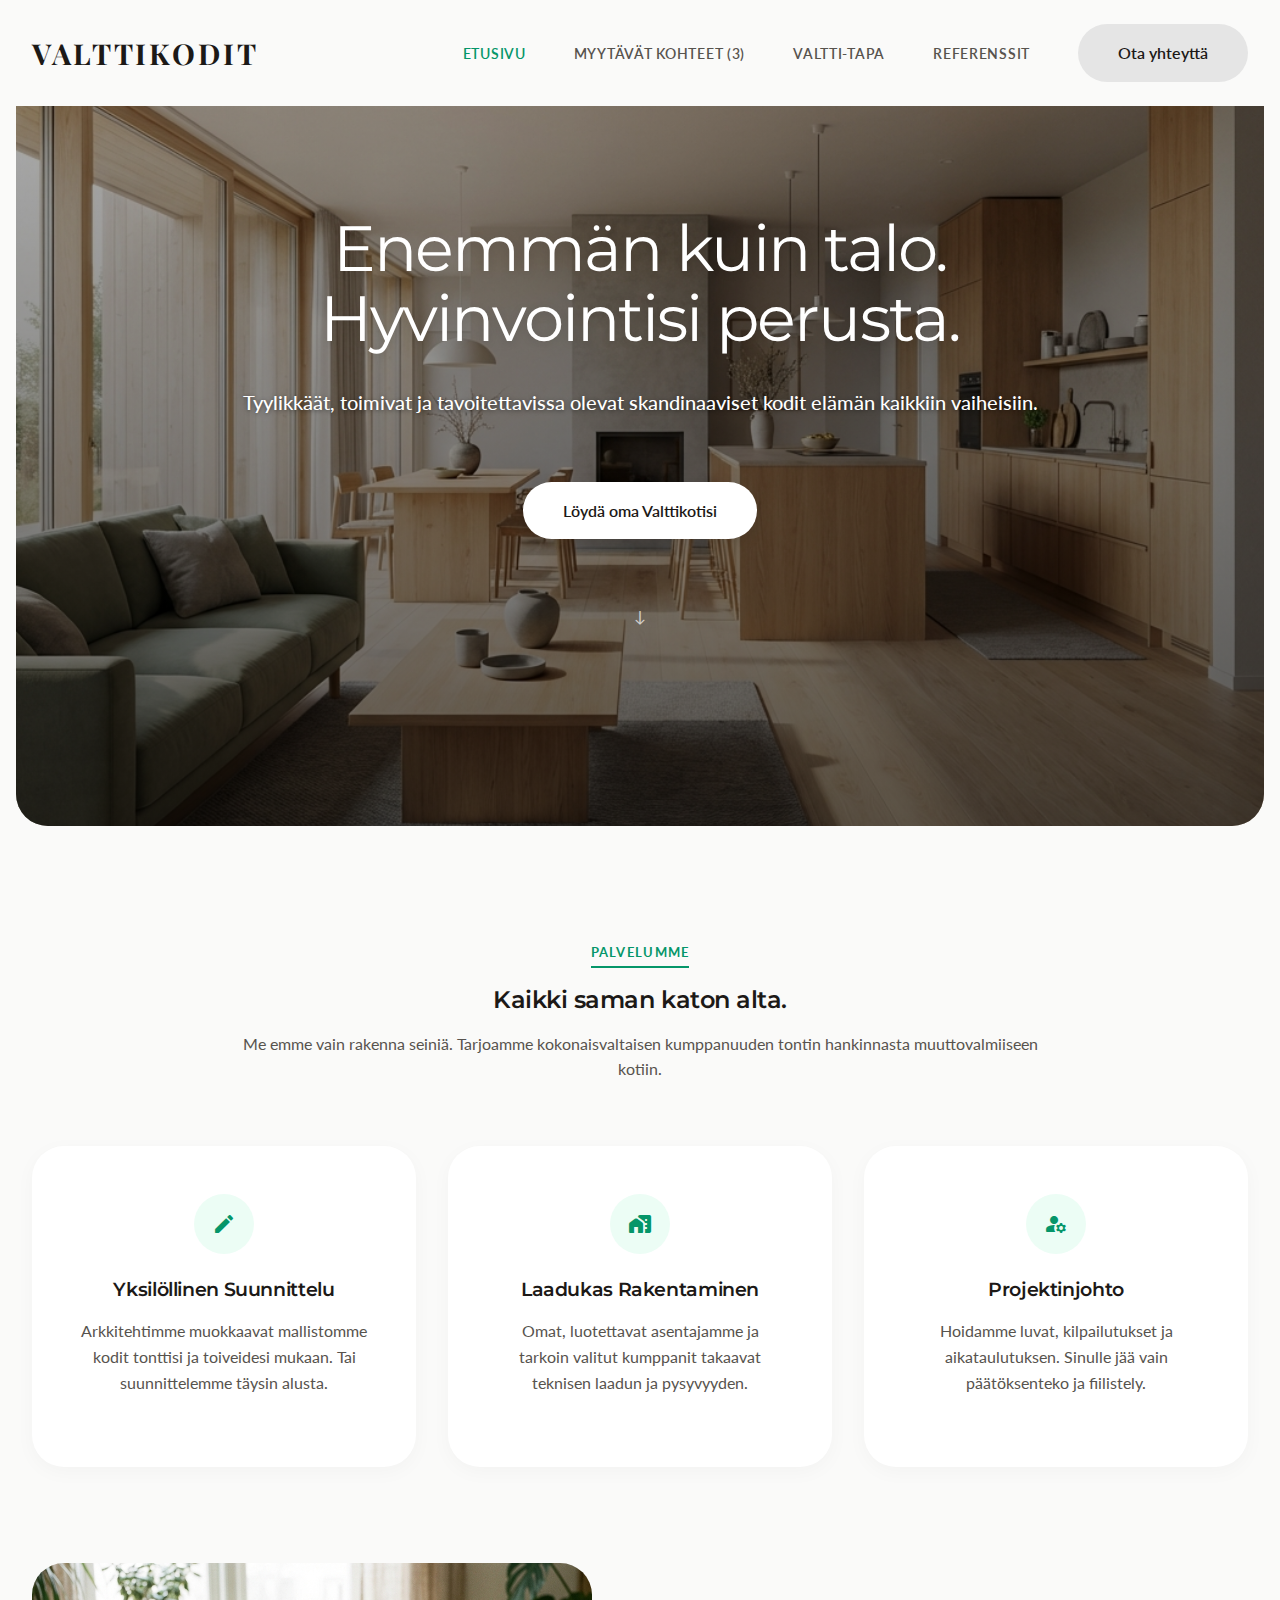
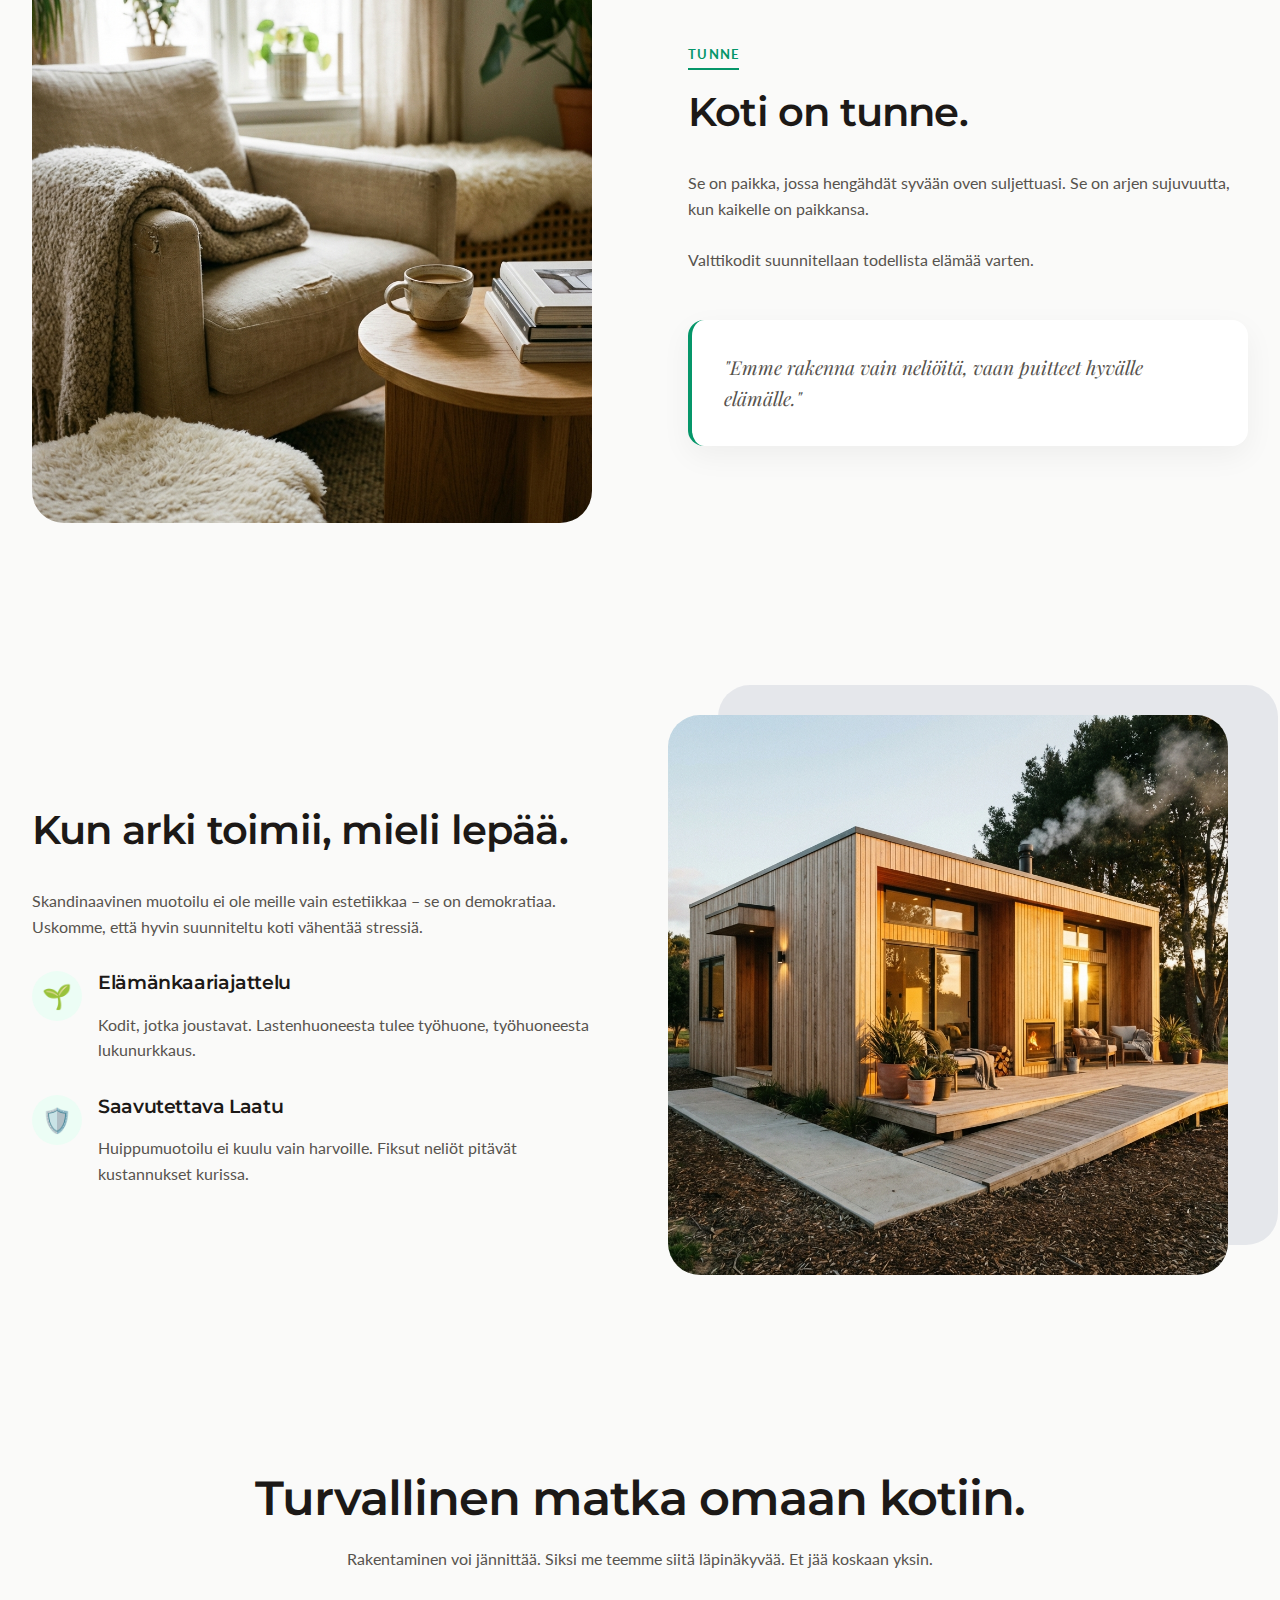
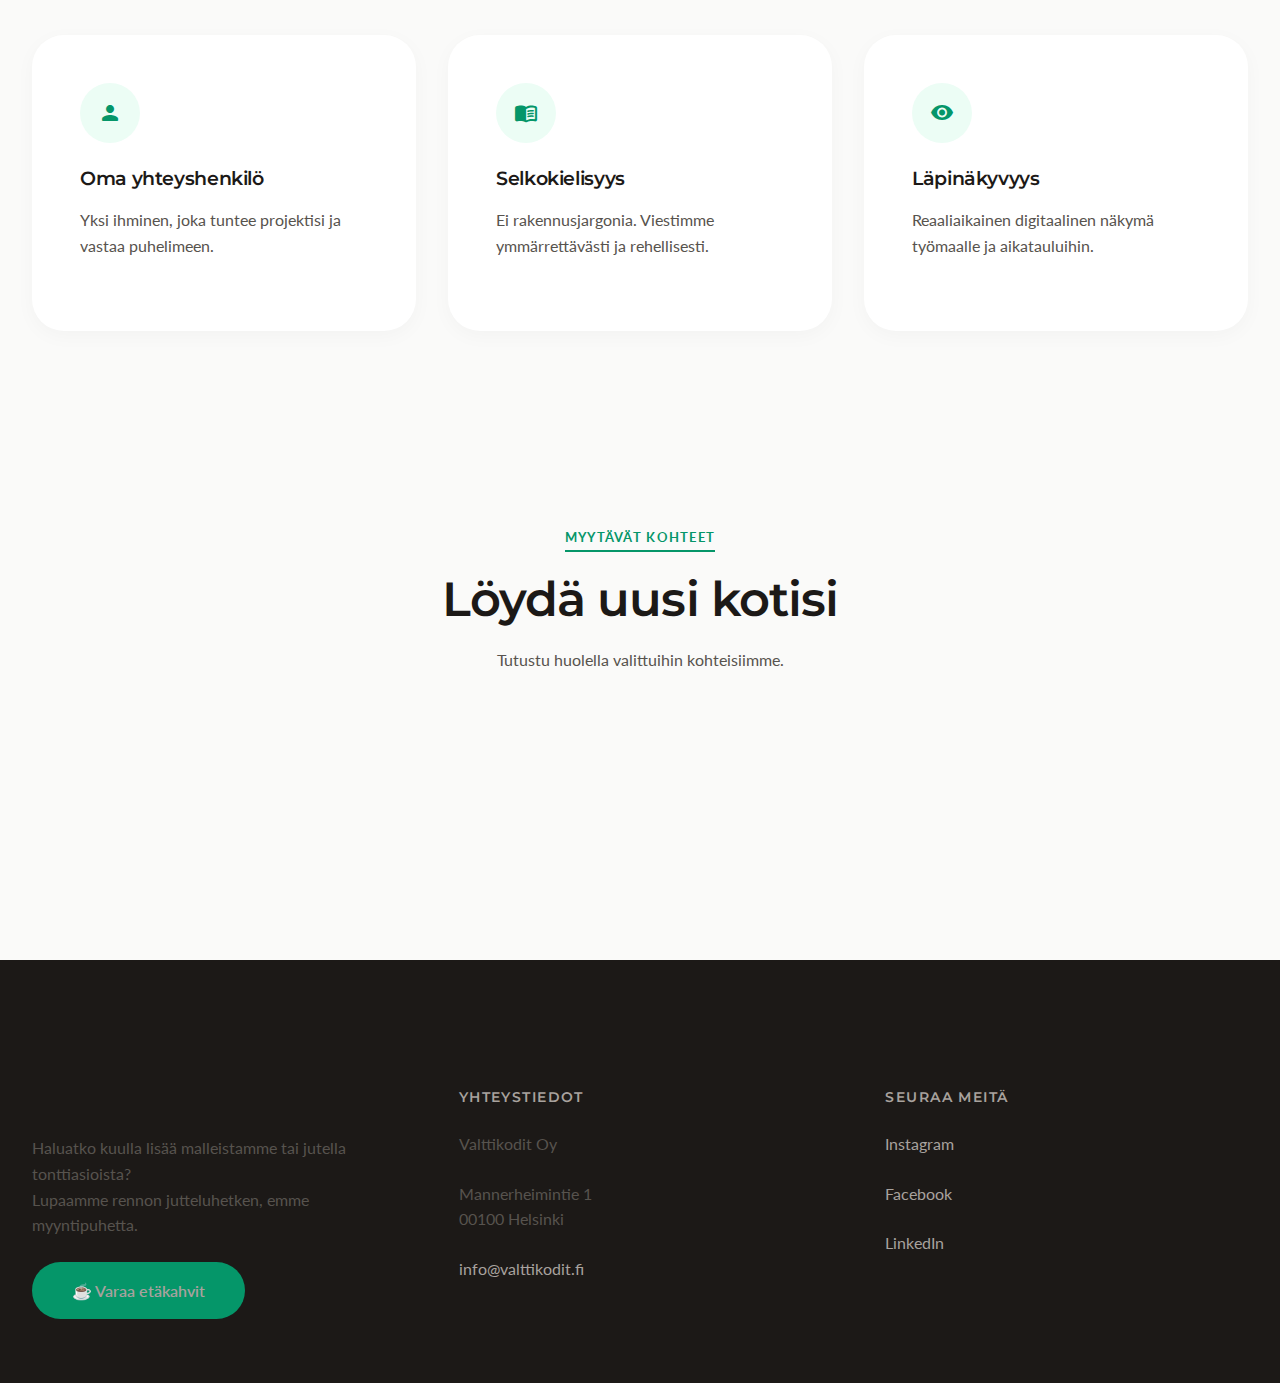
<file: index.html>
<!DOCTYPE html>
<html lang="fi">

<head>
    <meta charset="UTF-8">
    <meta name="viewport" content="width=device-width, initial-scale=1.0">
    <title>Valttikodit - Enemmän kuin talo</title>
    <link rel="stylesheet" href="styles.css">
    <link href="https://fonts.googleapis.com/icon?family=Material+Icons+Round" rel="stylesheet">
</head>

<body>

    <!-- Navigation -->
    <nav class="navbar">
        <div class="container nav-container">
            <a href="index.html" class="logo">Valttikodit</a>
            <button class="mobile-menu-btn" onclick="toggleMobileMenu()">
                <span class="material-icons-round">menu</span>
            </button>
            <ul class="nav-links">
                <li><a href="index.html" class="nav-link active">Etusivu</a></li>
                <!-- <li><a href="collection.html" class="nav-link">Mallisto & Ideat</a></li> -->
                <li><a href="projects.html" class="nav-link">Myytävät kohteet (3)</a></li>
                <li><a href="valtti_way.html" class="nav-link">Valtti-tapa</a></li>
                <li><a href="stories.html" class="nav-link">Referenssit</a></li>
                <li><a href="contact.html" class="btn btn-secondary">Ota yhteyttä</a></li>
            </ul>
        </div>
    </nav>

    <!-- Hero Section -->
    <header class="hero">
        <img src="hero-bg.png" data-cms="home.hero.bg" alt="Sunlit bedroom in a Valttikodit home" class="hero-bg">
        <div class="hero-overlay"></div>
        <div class="container hero-content">
            <h1 data-cms="home.hero.title">Enemmän kuin talo.<br>Hyvinvointisi perusta.</h1>
            <p data-cms="home.hero.subtitle">Tyylikkäät, toimivat ja tavoitettavissa olevat skandinaaviset kodit elämän
                kaikkiin vaiheisiin.</p>
            <a href="projects.html" class="btn btn-primary">Löydä oma Valttikotisi</a>
            <div style="margin-top: 4rem; opacity: 0.7;">↓</div>
        </div>
    </header>

    <!-- Services Summary Section (New) -->
    <section class="section" style="padding-bottom: 0;">
        <div class="container">
            <div class="text-center" style="max-width: 800px; margin: 0 auto 4rem;">
                <span class="intro-tag">Palvelumme</span>
                <h2 data-cms="home.services.title">Kaikki saman katon alta.</h2>
                <p data-cms="home.services.text">Me emme vain rakenna seiniä. Tarjoamme kokonaisvaltaisen kumppanuuden
                    tontin hankinnasta
                    muuttovalmiiseen kotiin.</p>
            </div>
            <div class="trust-grid" style="margin-top: 0;">
                <div class="trust-item" style="text-align: center;">
                    <div class="trust-icon" style="margin: 0 auto 1.5rem;"><span
                            class="material-icons-round">edit</span></div>
                    <h3 data-cms="home.services.item1.title">Yksilöllinen Suunnittelu</h3>
                    <p data-cms="home.services.item1.text">Arkkitehtimme muokkaavat mallistomme kodit tonttisi ja
                        toiveidesi mukaan. Tai suunnittelemme
                        täysin alusta.</p>
                </div>
                <div class="trust-item" style="text-align: center;">
                    <div class="trust-icon" style="margin: 0 auto 1.5rem;"><span
                            class="material-icons-round">home_work</span></div>
                    <h3 data-cms="home.services.item2.title">Laadukas Rakentaminen</h3>
                    <p data-cms="home.services.item2.text">Omat, luotettavat asentajamme ja tarkoin valitut kumppanit
                        takaavat teknisen laadun ja
                        pysyvyyden.</p>
                </div>
                <div class="trust-item" style="text-align: center;">
                    <div class="trust-icon" style="margin: 0 auto 1.5rem;"><span
                            class="material-icons-round">manage_accounts</span></div>
                    <h3 data-cms="home.services.item3.title">Projektinjohto</h3>
                    <p data-cms="home.services.item3.text">Hoidamme luvat, kilpailutukset ja aikataulutuksen. Sinulle
                        jää vain päätöksenteko ja fiilistely.
                    </p>
                </div>
            </div>
        </div>
    </section>

    <!-- Introduction Section -->
    <section class="section">
        <div class="container">
            <div class="split-section">
                <div class="split-image">
                    <img src="intro-image.png" data-cms="home.intro.image" alt="Interior atmosphere">
                </div>
                <div class="split-content">
                    <span class="intro-tag">Tunne</span>
                    <h2 data-cms="home.intro.title">Koti on tunne.</h2>
                    <p data-cms="home.intro.text">Se on paikka, jossa hengähdät syvään oven suljettuasi. Se on arjen
                        sujuvuutta, kun kaikelle on
                        paikkansa.<br><br>Valttikodit suunnitellaan todellista elämää varten.</p>

                    <div class="quote-box" data-cms="home.intro.quote">
                        "Emme rakenna vain neliöitä, vaan puitteet hyvälle elämälle."
                    </div>
                </div>
            </div>
        </div>
    </section>

    <!-- Philosophy Section (Image 2) -->
    <section class="section" style="background-color: var(--color-bg-primary);">
        <div class="container">
            <div class="split-section">
                <div class="split-content">
                    <h2 data-cms="home.philosophy.title">Kun arki toimii, mieli lepää.</h2>
                    <p data-cms="home.philosophy.text">Skandinaavinen muotoilu ei ole meille vain estetiikkaa – se on
                        demokratiaa. Uskomme, että hyvin
                        suunniteltu koti vähentää stressiä.</p>

                    <div style="margin-top: 2rem;">
                        <div style="display: flex; gap: 1rem; margin-bottom: 2rem;">
                            <div class="trust-icon"
                                style="flex-shrink: 0; width: 50px; height: 50px; font-size: 1.5rem;">🌱</div>
                            <div>
                                <h3 data-cms="home.philosophy.item1.title">Elämänkaariajattelu</h3>
                                <p data-cms="home.philosophy.item1.text" style="margin-bottom: 0;">Kodit, jotka
                                    joustavat. Lastenhuoneesta tulee työhuone,
                                    työhuoneesta lukunurkkaus.</p>
                            </div>
                        </div>
                        <div style="display: flex; gap: 1rem;">
                            <div class="trust-icon"
                                style="flex-shrink: 0; width: 50px; height: 50px; font-size: 1.5rem;">🛡️</div>
                            <div>
                                <h3 data-cms="home.philosophy.item2.title">Saavutettava Laatu</h3>
                                <p data-cms="home.philosophy.item2.text" style="margin-bottom: 0;">Huippumuotoilu ei
                                    kuulu vain harvoille. Fiksut neliöt
                                    pitävät kustannukset kurissa.</p>
                            </div>
                        </div>
                    </div>
                </div>
                <div class="split-image" style="position: relative;">
                    <!-- Simulating layered look -->
                    <img src="collection-senior.png" alt="Functional design"
                        style="position: relative; z-index: 2; transform: translateX(-20px);">
                    <div
                        style="position: absolute; top: -30px; right: -30px; width: 100%; height: 100%; background: #e5e7eb; border-radius: var(--radius-lg); z-index: 1;">
                    </div>
                </div>
            </div>
        </div>
    </section>

    <!-- Trust Section -->
    <section class="section">
        <div class="container">
            <h2 data-cms="home.trust.title" class="text-center" style="font-size: 3rem; margin-bottom: 1rem;">
                Turvallinen matka omaan kotiin.</h2>
            <p data-cms="home.trust.text" class="text-center" style="max-width: 600px; margin: 0 auto 3rem;">
                Rakentaminen voi jännittää. Siksi me
                teemme siitä läpinäkyvää. Et jää koskaan yksin.</p>

            <div class="trust-grid">
                <div class="trust-item">
                    <div class="trust-icon"><span class="material-icons-round">person</span></div>
                    <h3 data-cms="home.trust.item1.title">Oma yhteyshenkilö</h3>
                    <p data-cms="home.trust.item1.text">Yksi ihminen, joka tuntee projektisi ja vastaa puhelimeen.</p>
                </div>
                <div class="trust-item">
                    <div class="trust-icon"><span class="material-icons-round">menu_book</span></div>
                    <h3 data-cms="home.trust.item2.title">Selkokielisyys</h3>
                    <p data-cms="home.trust.item2.text">Ei rakennusjargonia. Viestimme ymmärrettävästi ja rehellisesti.
                    </p>
                </div>
                <div class="trust-item">
                    <div class="trust-icon"><span class="material-icons-round">visibility</span></div>
                    <h3 data-cms="home.trust.item3.title">Läpinäkyvyys</h3>
                    <p data-cms="home.trust.item3.text">Reaaliaikainen digitaalinen näkymä työmaalle ja aikatauluihin.
                    </p>
                </div>
            </div>
        </div>
    </section>

    <!-- Collection Section (Now Projects) -->
    <section class="section">
        <div class="container">
            <div class="text-center" style="margin-bottom: 4rem;">
                <span class="intro-tag">Myytävät kohteet</span>
                <h2 style="font-size: 3rem;">Löydä uusi kotisi</h2>
                <p>Tutustu huolella valittuihin kohteisiimme.</p>
            </div>

            <div id="projects-grid" class="collection-grid">
                <!-- Projects rendered by script.js -->
            </div>
        </div>
    </section>

    <!-- Footer -->
    <footer class="footer">
        <div class="container footer-content">
            <div>
                <h2>Aloitetaan keskustelu.</h2>
                <p>Haluatko kuulla lisää malleistamme tai jutella tonttiasioista?<br>Lupaamme rennon jutteluhetken, emme
                    myyntipuhetta.</p>
                <a href="contact.html" class="btn btn-accent">☕ Varaa etäkahvit</a>
            </div>
            <div>
                <h3 style="font-size: 0.9rem; letter-spacing: 0.1em; text-transform: uppercase; color: #a8a29e;">
                    Yhteystiedot</h3>
                <p>Valttikodit Oy</p>
                <p>Mannerheimintie 1<br>00100 Helsinki</p>
                <p><a href="mailto:info@valttikodit.fi">info@valttikodit.fi</a></p>
            </div>
            <div>
                <h3 style="font-size: 0.9rem; letter-spacing: 0.1em; text-transform: uppercase; color: #a8a29e;">Seuraa
                    meitä</h3>
                <p><a href="#">Instagram</a></p>
                <p><a href="#">Facebook</a></p>
                <p><a href="#">LinkedIn</a></p>
            </div>
        </div>
    </footer>

    <script src="script.js"></script>
</body>

</html>
</file>
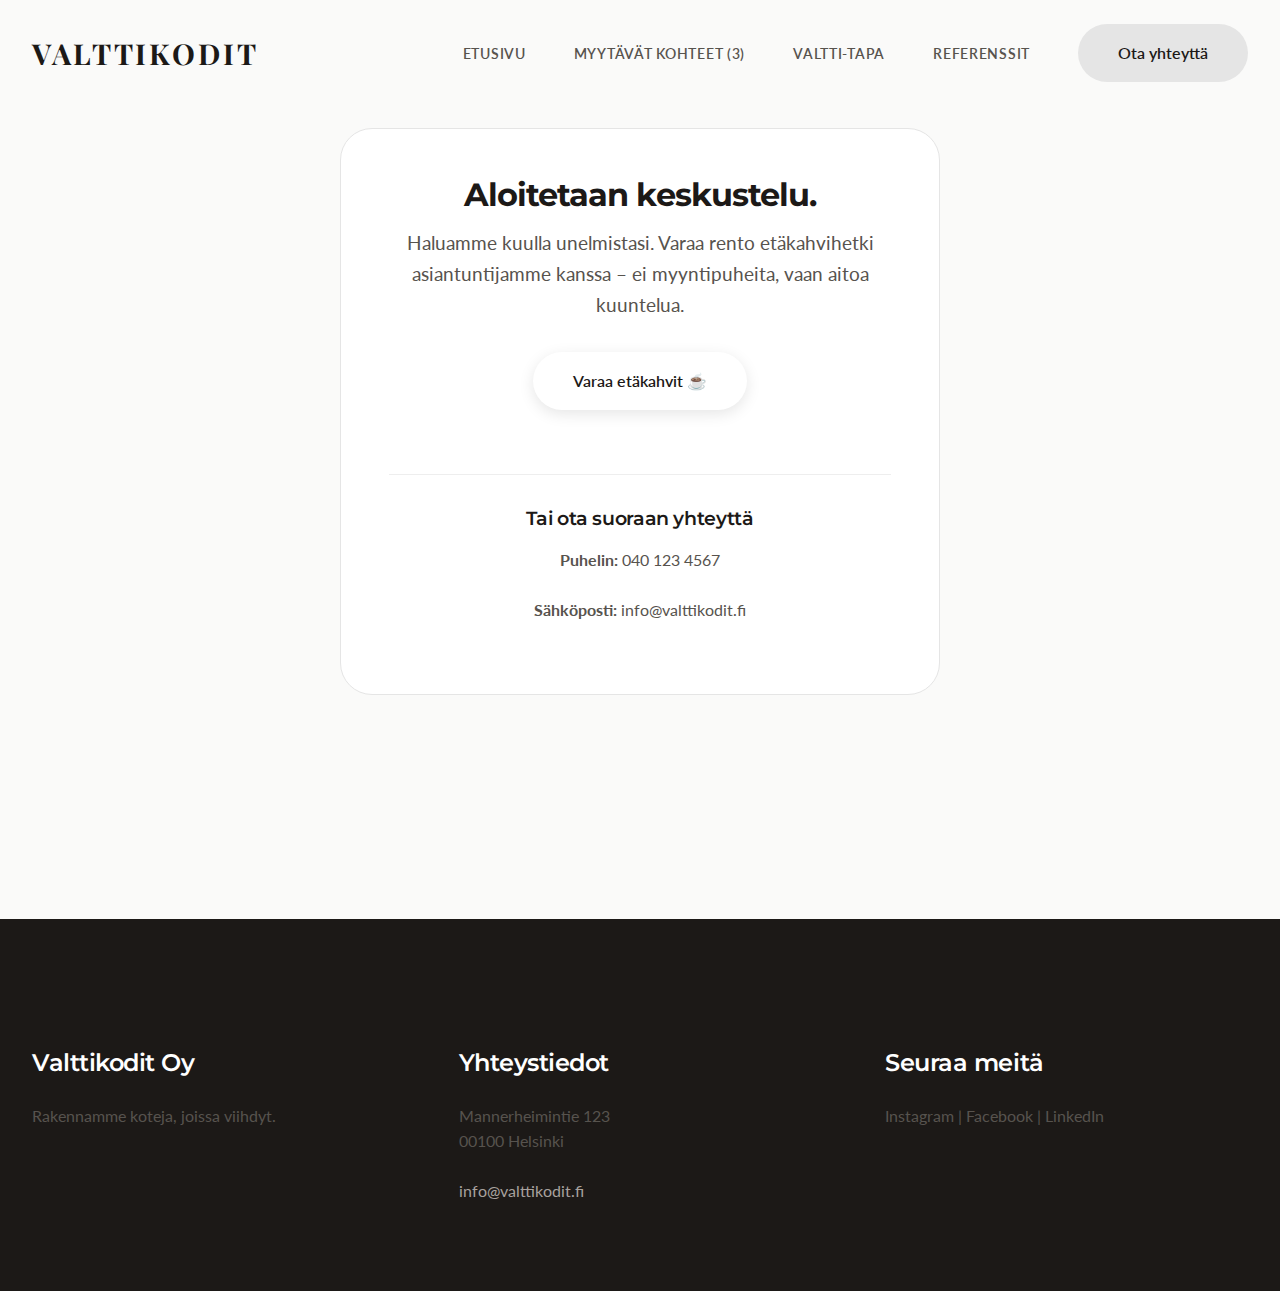
<file: contact.html>
<!DOCTYPE html>
<html lang="fi">

<head>
    <meta charset="UTF-8">
    <meta name="viewport" content="width=device-width, initial-scale=1.0">
    <title>Ota yhteyttä - Valttikodit</title>
    <link rel="stylesheet" href="styles.css">
    <style>
        .contact-card {
            background-color: var(--color-white);
            padding: 3rem;
            border-radius: var(--radius-lg);
            border: 1px solid #e5e5e5;
            max-width: 600px;
            margin: 0 auto;
            text-align: center;
        }
    </style>
</head>

<body>

    <!-- Navigation -->
    <nav class="navbar">
        <div class="container nav-container">
            <a href="index.html" class="logo">Valttikodit</a>
            <button class="mobile-menu-btn" onclick="toggleMobileMenu()">
                <span class="material-icons-round">menu</span>
            </button>
            <ul class="nav-links">
                <li><a href="index.html" class="nav-link">Etusivu</a></li>
                <!-- <li><a href="collection.html" class="nav-link">Mallisto & Ideat</a></li> -->
                <li><a href="projects.html" class="nav-link">Myytävät kohteet (3)</a></li>
                <li><a href="valtti_way.html" class="nav-link">Valtti-tapa</a></li>
                <li><a href="stories.html" class="nav-link">Referenssit</a></li>
                <li><a href="contact.html" class="btn btn-secondary">Ota yhteyttä</a></li>
            </ul>
        </div>
    </nav>

    <!-- Page Header -->
    <div class="section" style="padding-top: 8rem; min-height: 80vh; display: flex; align-items: center;">
        <div class="container">
            <div class="contact-card">
                <h1 data-cms="contact.title">Aloitetaan keskustelu.</h1>
                <p data-cms="contact.subtitle" style="font-size: 1.2rem; margin-bottom: 2rem;">Haluamme kuulla
                    unelmistasi. Varaa rento
                    etäkahvihetki asiantuntijamme kanssa – ei myyntipuheita, vaan aitoa kuuntelua.</p>

                <a href="#" class="btn btn-primary" style="margin-bottom: 2rem;">Varaa etäkahvit ☕</a>

                <hr style="border: 0; border-top: 1px solid #eee; margin: 2rem 0;">

                <h3>Tai ota suoraan yhteyttä</h3>
                <p><strong>Puhelin:</strong> 040 123 4567</p>
                <p><strong>Sähköposti:</strong> info@valttikodit.fi</p>
            </div>
        </div>
    </div>

    <!-- Footer -->
    <footer class="footer">
        <div class="container footer-content">
            <div>
                <h3>Valttikodit Oy</h3>
                <p>Rakennamme koteja, joissa viihdyt.</p>
            </div>
            <div>
                <h3>Yhteystiedot</h3>
                <p>Mannerheimintie 123<br>00100 Helsinki</p>
                <p><a href="mailto:info@valttikodit.fi">info@valttikodit.fi</a></p>
            </div>
            <div>
                <h3>Seuraa meitä</h3>
                <p>Instagram | Facebook | LinkedIn</p>
            </div>
        </div>
    </footer>

</body>

</html>
</file>
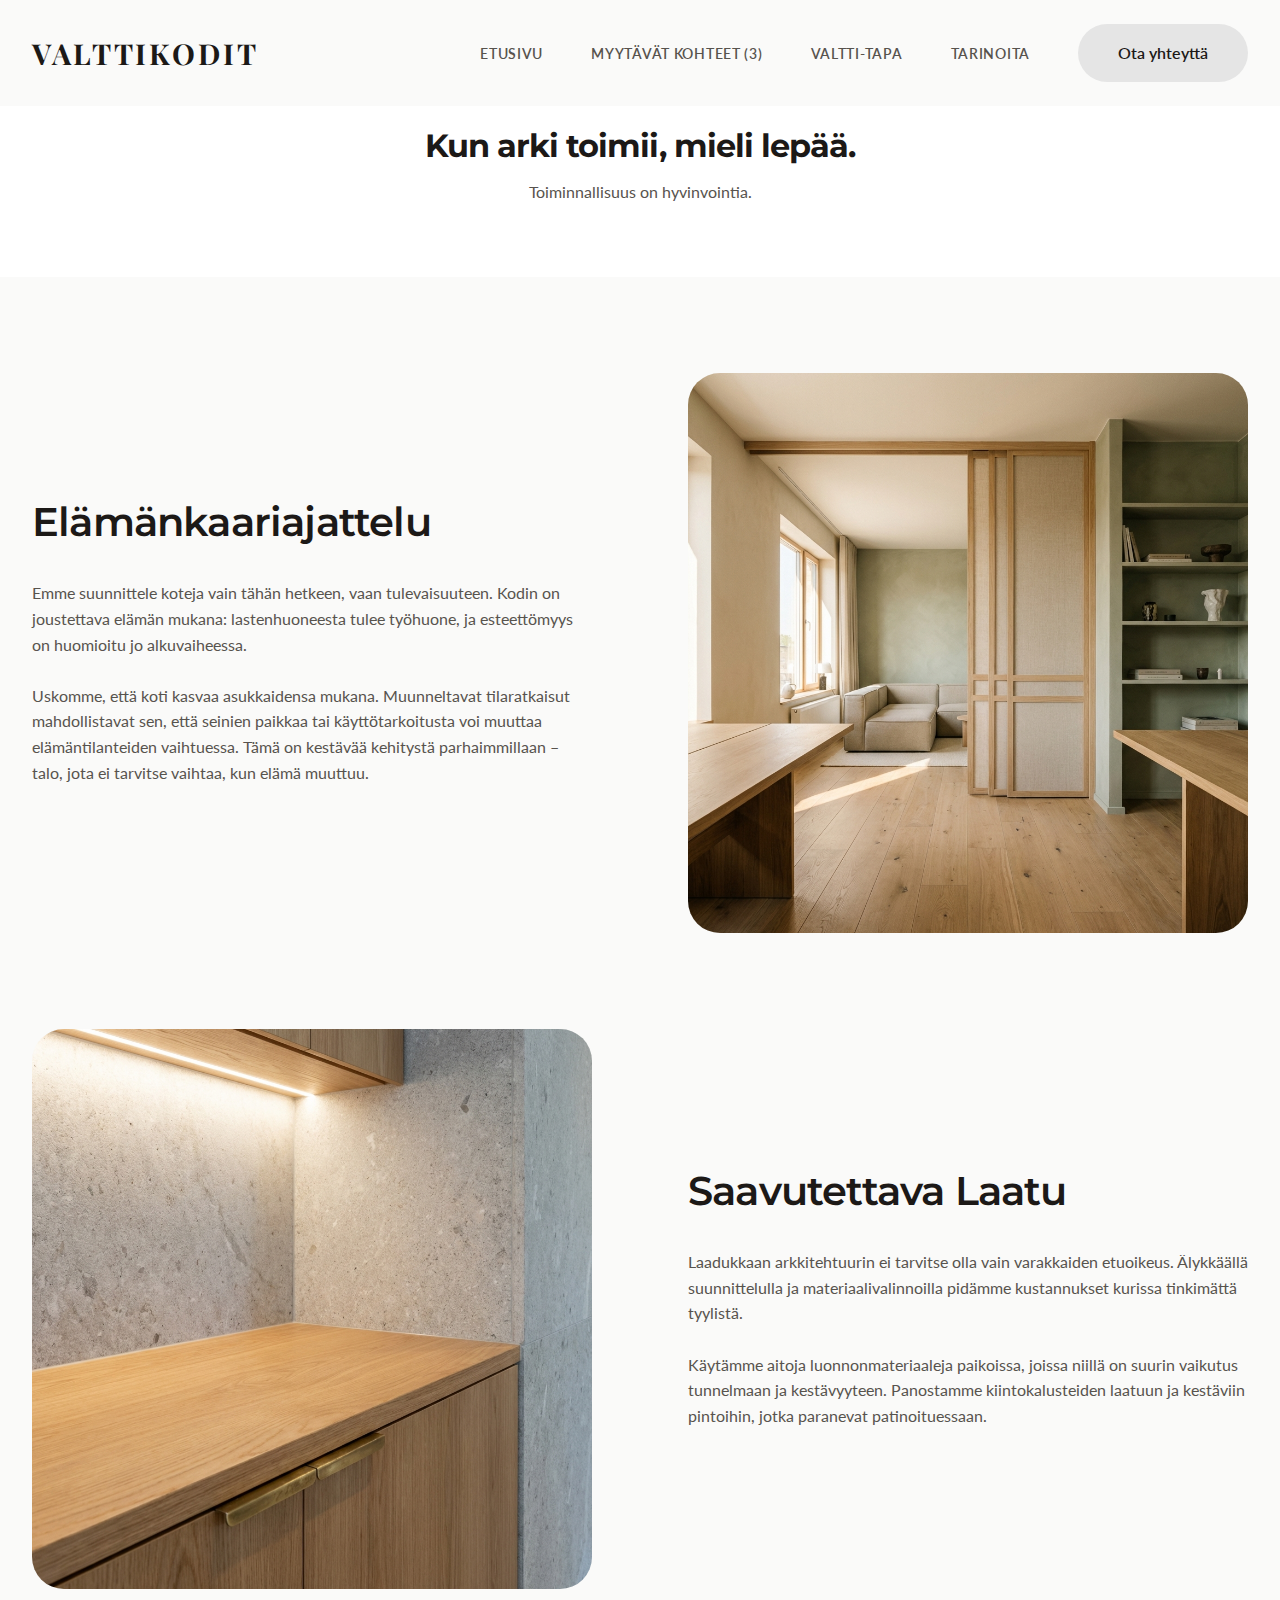
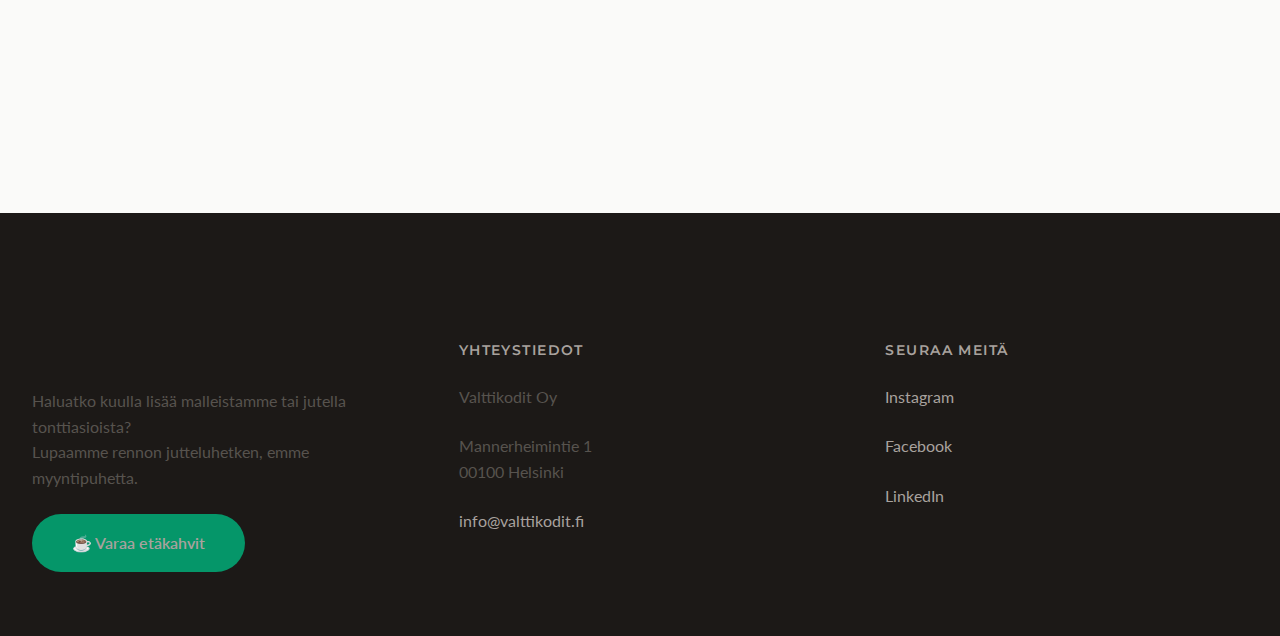
<file: philosophy.html>
<!DOCTYPE html>
<html lang="fi">

<head>
    <meta charset="UTF-8">
    <meta name="viewport" content="width=device-width, initial-scale=1.0">
    <title>Filosofiamme - Valttikodit</title>
    <link rel="stylesheet" href="styles.css">
    <link href="https://fonts.googleapis.com/icon?family=Material+Icons+Round" rel="stylesheet">
</head>

<body>

    <!-- Navigation -->
    <nav class="navbar">
        <div class="container nav-container">
            <a href="index.html" class="logo">Valttikodit</a>
            <button class="mobile-menu-btn" onclick="toggleMobileMenu()">
                <span class="material-icons-round">menu</span>
            </button>
            <ul class="nav-links">
                <li><a href="index.html" class="nav-link">Etusivu</a></li>
                <!-- <li><a href="collection.html" class="nav-link">Mallisto</a></li> -->
                <li><a href="projects.html" class="nav-link">Myytävät kohteet (3)</a></li>
                <li><a href="valtti_way.html" class="nav-link">Valtti-tapa</a></li>
                <li><a href="stories.html" class="nav-link">Tarinoita</a></li>
                <li><a href="contact.html" class="btn btn-secondary">Ota yhteyttä</a></li>
            </ul>
        </div>
    </nav>

    <!-- Page Header -->
    <div class="section" style="padding-top: 8rem; padding-bottom: 3rem; background-color: var(--color-bg-secondary);">
        <div class="container text-center">
            <h1>Kun arki toimii, mieli lepää.</h1>
            <p>Toiminnallisuus on hyvinvointia.</p>
        </div>
    </div>

    <!-- Content -->
    <section class="section">
        <div class="container">
            <!-- Lifecycle Section -->
            <div class="split-section">
                <div class="split-content">
                    <h2 data-cms="philosophy.lifecycle.title">Elämänkaariajattelu</h2>
                    <p data-cms="philosophy.lifecycle.text">Emme suunnittele koteja vain tähän hetkeen, vaan
                        tulevaisuuteen. Kodin on joustettava elämän
                        mukana: lastenhuoneesta tulee työhuone, ja esteettömyys on huomioitu jo alkuvaiheessa.<br><br>
                        Uskomme, että koti kasvaa asukkaidensa mukana. Muunneltavat tilaratkaisut mahdollistavat sen,
                        että seinien paikkaa tai käyttötarkoitusta voi muuttaa elämäntilanteiden vaihtuessa. Tämä on
                        kestävää kehitystä parhaimmillaan – talo, jota ei tarvitse vaihtaa, kun elämä muuttuu.</p>
                </div>
                <div class="split-image">
                    <img src="philosophy-lifecycle.png" alt="Adaptable interior space showing lifecycle thinking">
                </div>
            </div>

            <!-- Quality Section -->
            <div class="split-section" style="margin-top: 6rem;">
                <div class="split-image">
                    <img src="philosophy-quality.png" alt="Detail of high-quality craftsmanship and materials">
                </div>
                <div class="split-content">
                    <h2 data-cms="philosophy.quality.title">Saavutettava Laatu</h2>
                    <p data-cms="philosophy.quality.text">Laadukkaan arkkitehtuurin ei tarvitse olla vain varakkaiden
                        etuoikeus. Älykkäällä suunnittelulla
                        ja materiaalivalinnoilla pidämme kustannukset kurissa tinkimättä tyylistä.<br><br>
                        Käytämme aitoja luonnonmateriaaleja paikoissa, joissa niillä on suurin vaikutus tunnelmaan ja
                        kestävyyteen. Panostamme kiintokalusteiden laatuun ja kestäviin pintoihin, jotka paranevat
                        patinoituessaan.</p>
                </div>
            </div>
        </div>
    </section>

    <!-- Footer -->
    <footer class="footer">
        <div class="container footer-content">
            <div>
                <h2>Aloitetaan keskustelu.</h2>
                <p>Haluatko kuulla lisää malleistamme tai jutella tonttiasioista?<br>Lupaamme rennon jutteluhetken, emme
                    myyntipuhetta.</p>
                <a href="contact.html" class="btn btn-accent">☕ Varaa etäkahvit</a>
            </div>
            <div>
                <h3 style="font-size: 0.9rem; letter-spacing: 0.1em; text-transform: uppercase; color: #a8a29e;">
                    Yhteystiedot</h3>
                <p>Valttikodit Oy</p>
                <p>Mannerheimintie 1<br>00100 Helsinki</p>
                <p><a href="mailto:info@valttikodit.fi">info@valttikodit.fi</a></p>
            </div>
            <div>
                <h3 style="font-size: 0.9rem; letter-spacing: 0.1em; text-transform: uppercase; color: #a8a29e;">Seuraa
                    meitä</h3>
                <p><a href="#">Instagram</a></p>
                <p><a href="#">Facebook</a></p>
                <p><a href="#">LinkedIn</a></p>
            </div>
        </div>
    </footer>

</body>

</html>
</file>
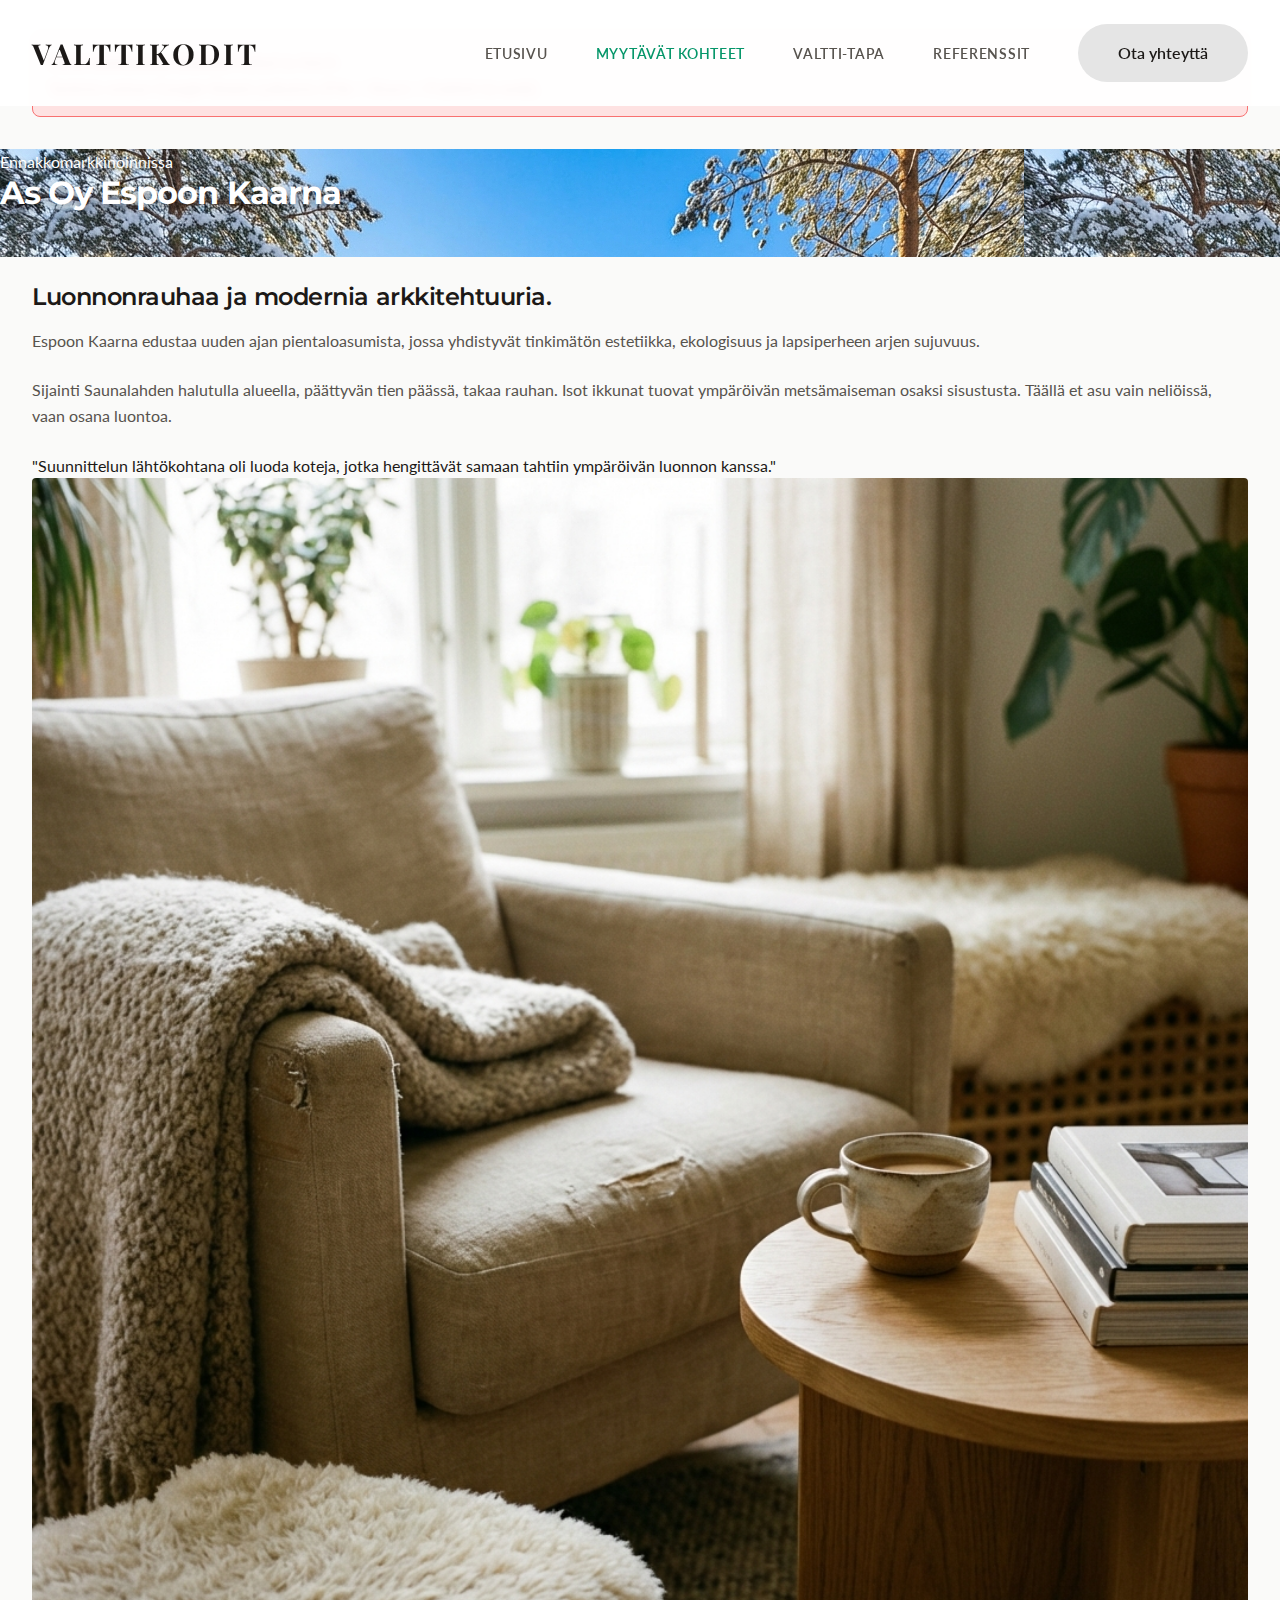
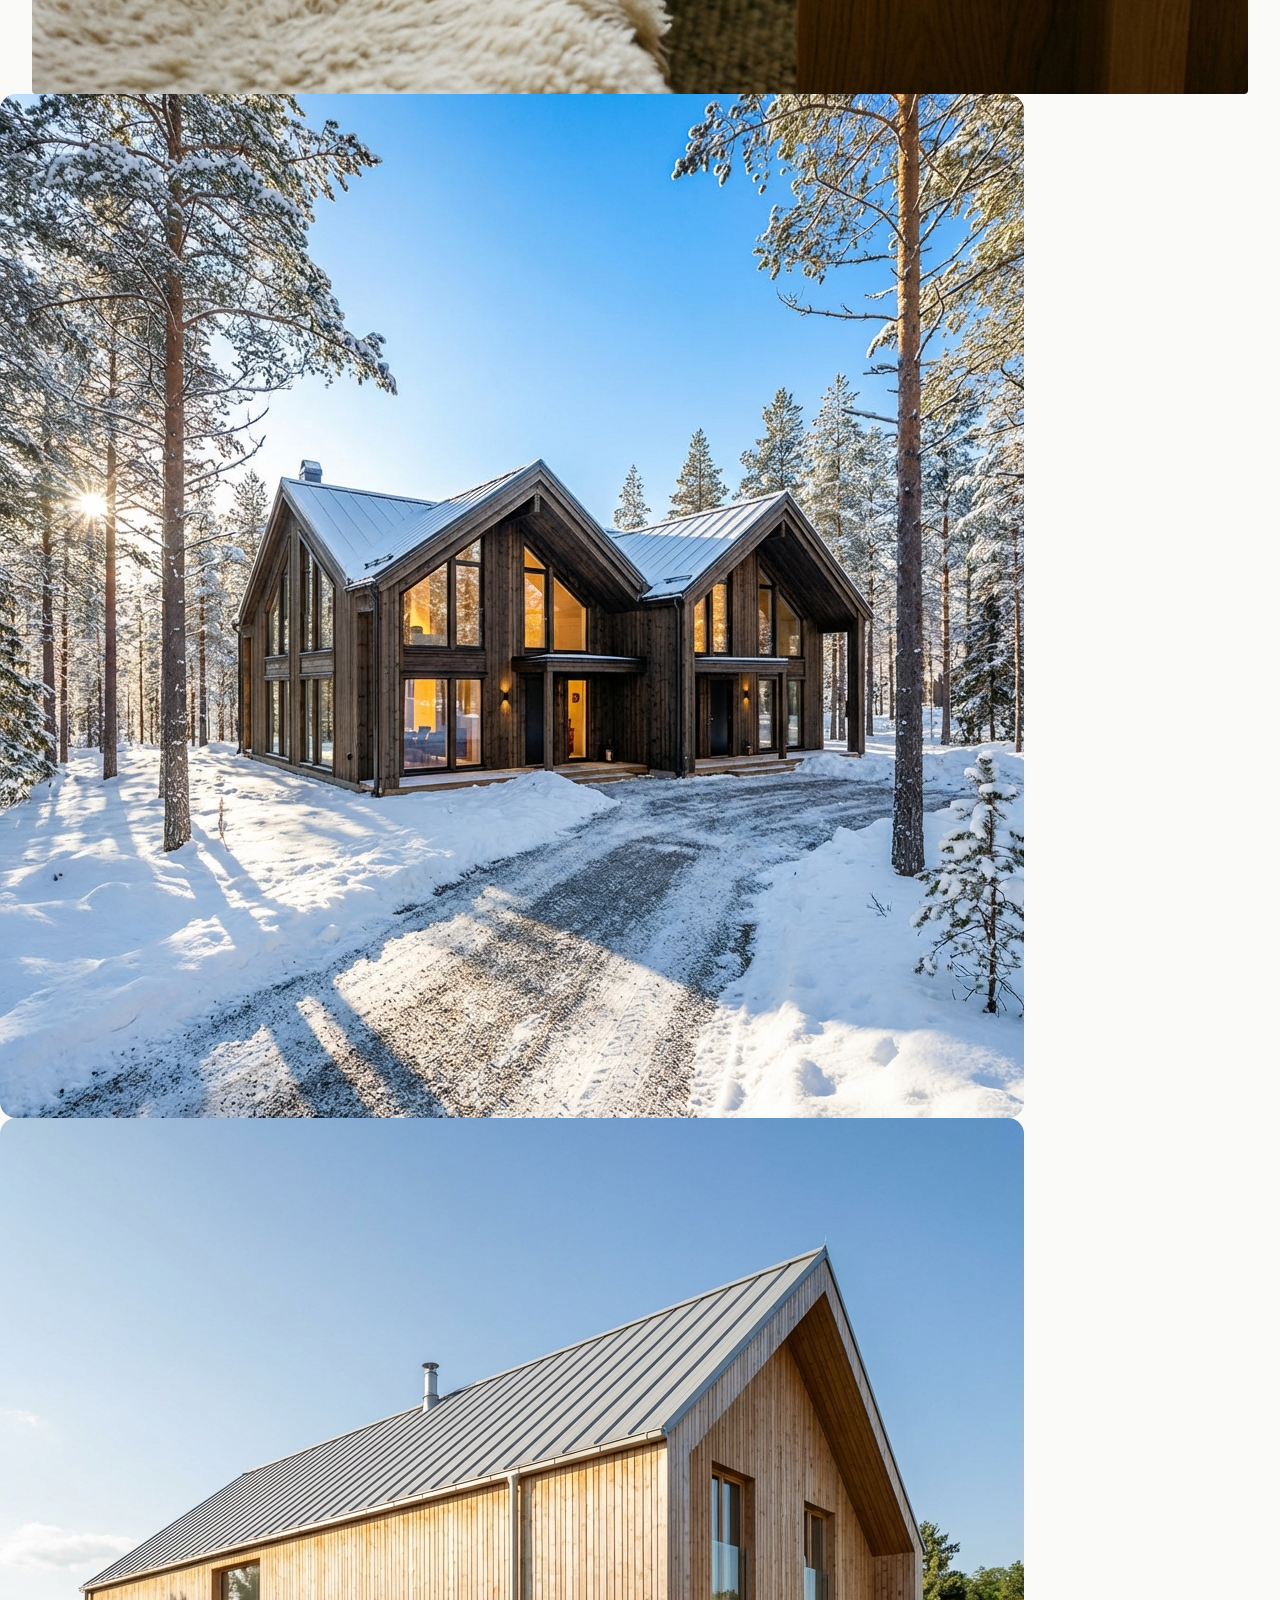
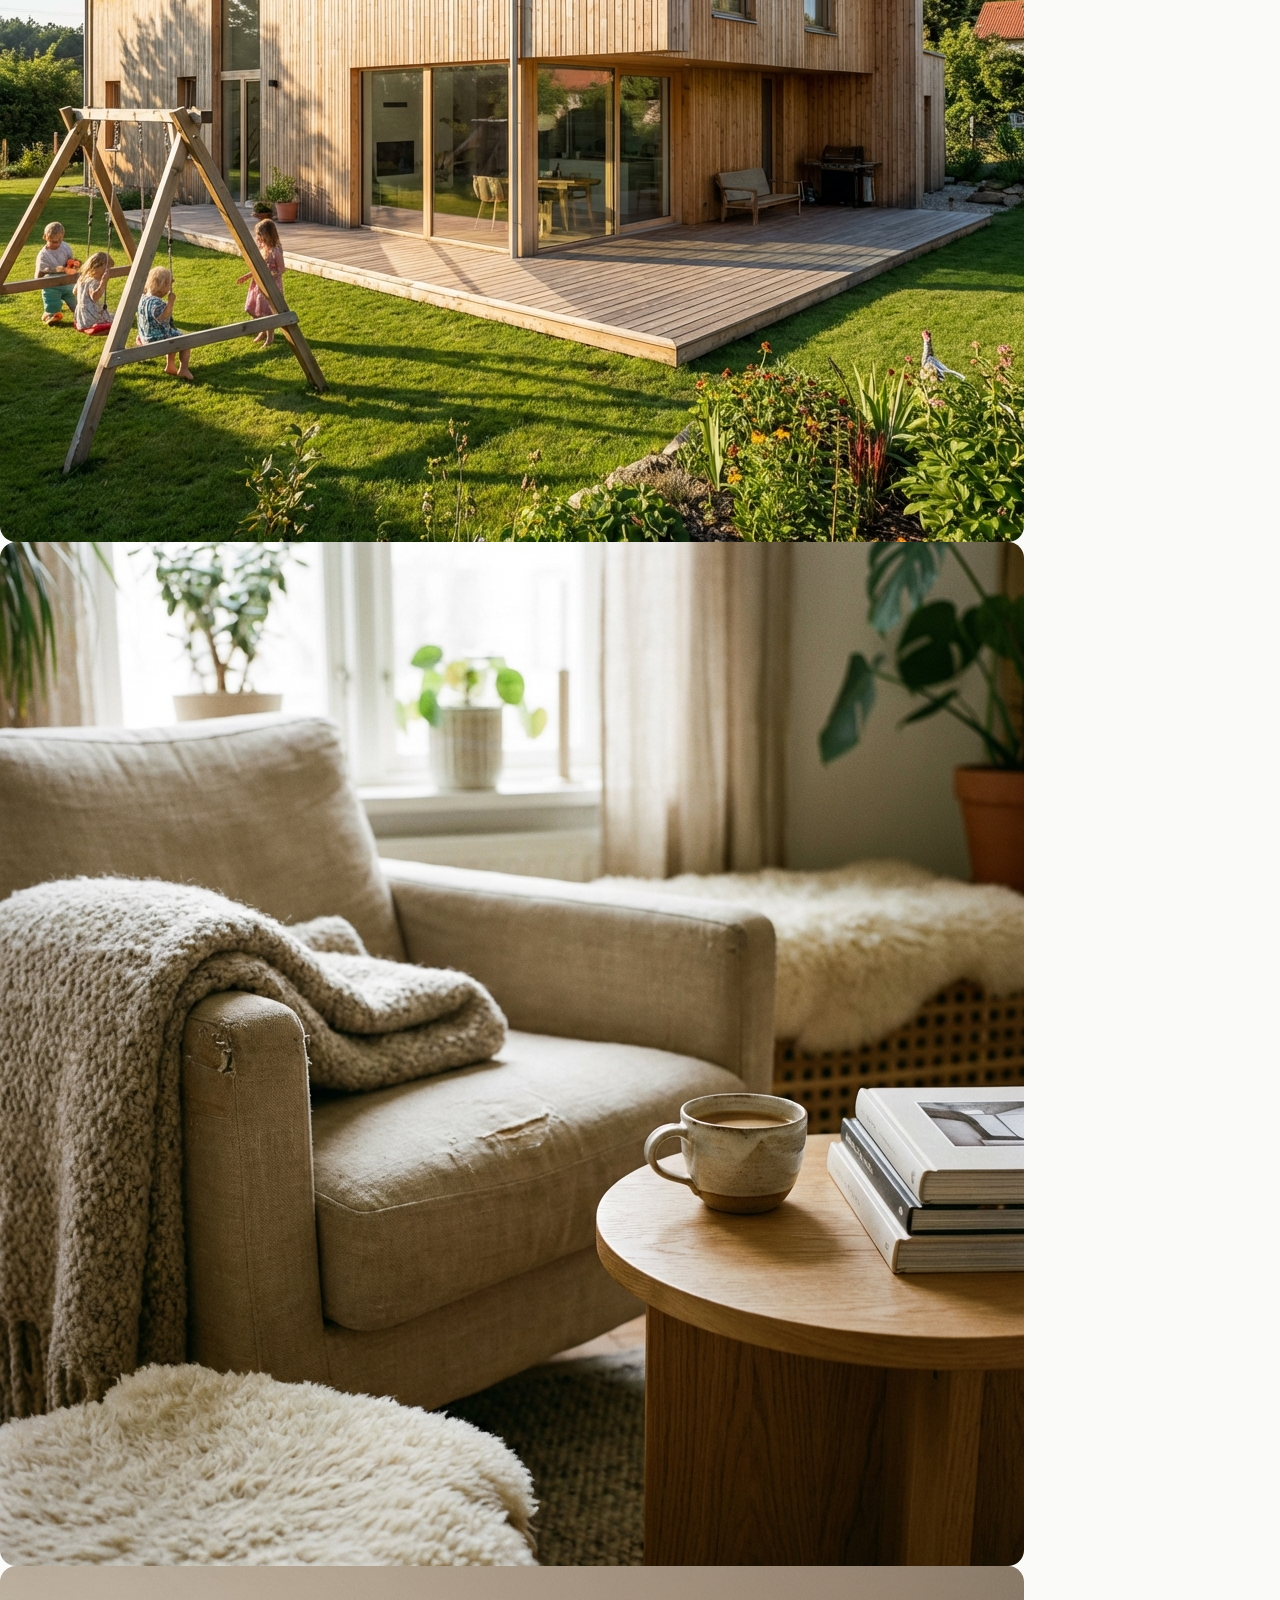
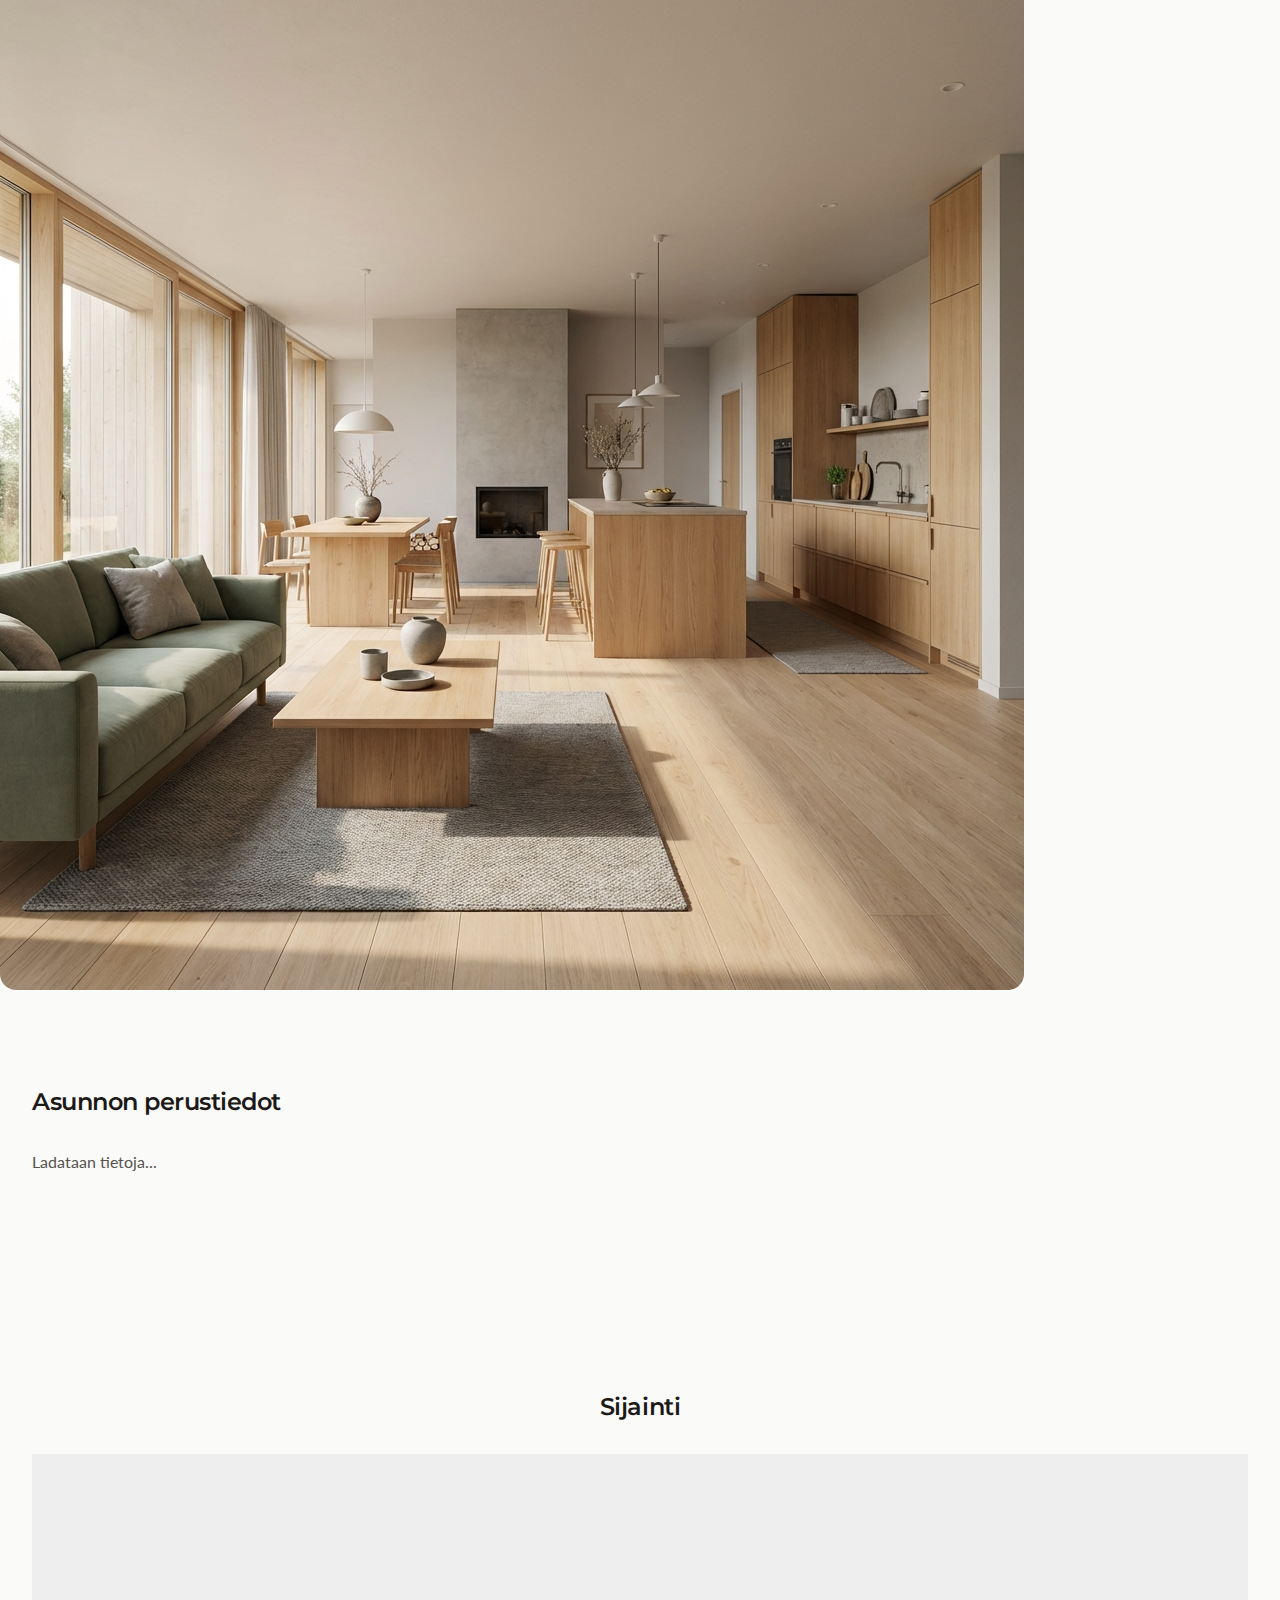
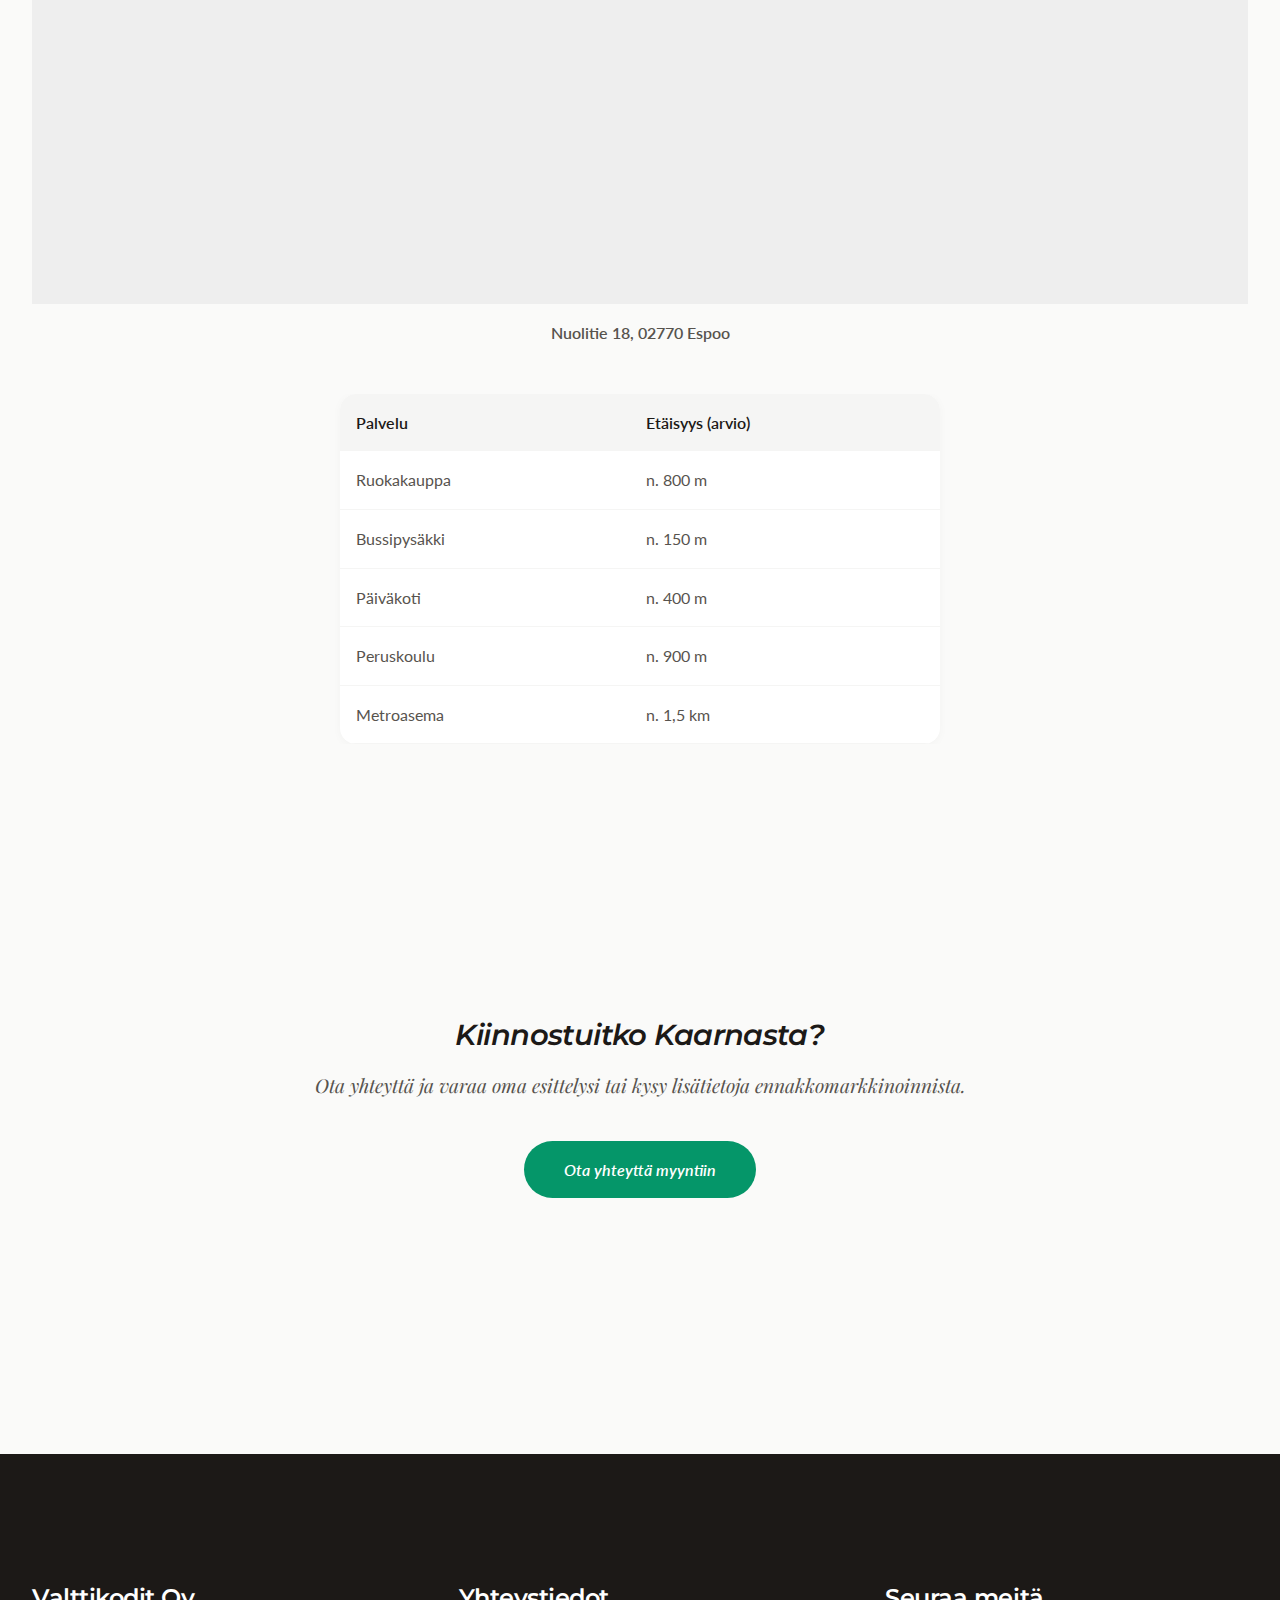
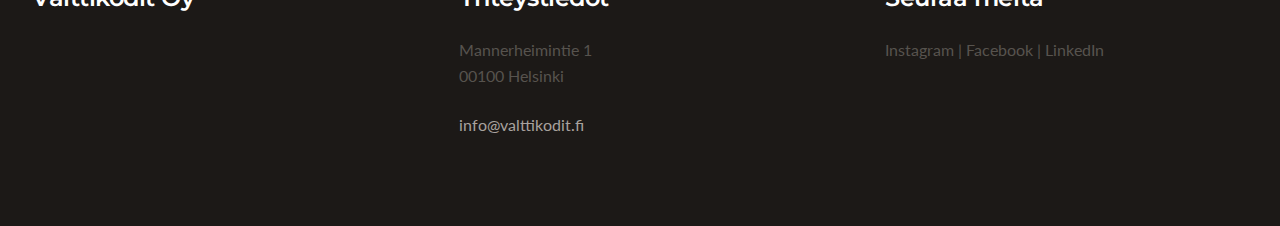
<file: project-espoon-kaarna.html>
<!DOCTYPE html>
<html lang="fi">

<head>
    <meta charset="UTF-8">
    <meta name="viewport" content="width=device-width, initial-scale=1.0">
    <title>Espoon Kaarna - Valttikodit</title>
    <link rel="stylesheet" href="styles.css">
    <link href="https://fonts.googleapis.com/icon?family=Material+Icons+Round" rel="stylesheet">
    <!-- Inline override for specific assets -->
    <style>
        .hero-kaarna {
            background-image: url('kaarna_hero_sunny_1769607005303.png');
        }
    </style>
</head>

<body data-project-id="espoon-kaarna">

    <!-- Main Navigation (Transparent) -->
    <nav class="navbar" style="background: rgba(255,255,255,0.95); backdrop-filter: blur(5px);">
        <div class="container nav-container">
            <a href="index.html" class="logo">Valttikodit</a>
            <button class="mobile-menu-btn" onclick="toggleMobileMenu()">
                <span class="material-icons-round">menu</span>
            </button>
            <ul class="nav-links">
                <li><a href="index.html" class="nav-link">Etusivu</a></li>
                <li><a href="projects.html" class="nav-link active">Myytävät kohteet</a></li>
                <li><a href="valtti_way.html" class="nav-link">Valtti-tapa</a></li>
                <li><a href="stories.html" class="nav-link">Referenssit</a></li>
                <li><a href="contact.html" class="btn btn-secondary">Ota yhteyttä</a></li>
            </ul>
        </div>
    </nav>

    <!-- Immersive Hero -->
    <header class="immersive-hero hero-kaarna">
        <div class="immersive-content" style="color: #ffffff;">
            <div class="immersive-subtitle" style="text-shadow: 0 2px 4px rgba(0,0,0,0.5); color: #ffffff;"
                data-cms="espoon-kaarna.hero.subtitle">Ennakkomarkkinoinnissa</div>
            <h1 class="immersive-title" style="text-shadow: 0 4px 10px rgba(0,0,0,0.5); color: #ffffff;"
                data-cms="espoon-kaarna.hero.title">As Oy Espoon Kaarna</h1>
            <p style="font-size: 1.2rem; opacity: 0; animation: fadeUp 1s ease-out forwards 1.2s; text-shadow: 0 2px 4px rgba(0,0,0,0.5); color: #ffffff;"
                data-cms="espoon-kaarna.hero.desc">
                Saunalahti, Espoo &bull; 4 Paritaloa &bull; 120-140 m²
            </p>
        </div>
    </header>

    <!-- Sticky Project Nav Removed -->

    <!-- Intro / Magazine Section -->
    <section id="esittely" class="magazine-section">
        <div class="container">
            <div class="magazine-grid">
                <div class="magazine-text">
                    <h2 data-cms="espoon-kaarna.intro.title">Luonnonrauhaa ja modernia arkkitehtuuria.</h2>
                    <p class="magazine-intro" data-cms="espoon-kaarna.intro.text">
                        Espoon Kaarna edustaa uuden ajan pientaloasumista, jossa yhdistyvät tinkimätön estetiikka,
                        ekologisuus ja lapsiperheen arjen sujuvuus.
                    </p>
                    <p data-cms="espoon-kaarna.intro.text2">
                        Sijainti Saunalahden halutulla alueella, päättyvän tien päässä, takaa rauhan. Isot ikkunat
                        tuovat ympäröivän metsämaiseman osaksi sisustusta. Täällä et asu vain neliöissä, vaan osana
                        luontoa.
                    </p>
                    <div class="magazine-quote" data-cms="espoon-kaarna.intro.quote">
                        "Suunnittelun lähtökohtana oli luoda koteja, jotka hengittävät samaan tahtiin ympäröivän luonnon
                        kanssa."
                    </div>
                </div>
                <div class="magazine-image">
                    <!-- Placeholder or generated interior if available -->
                    <img src="intro-image.png" alt="Interior mood"
                        style="width: 100%; height: auto; border-radius: 4px;">
                </div>
            </div>
        </div>
    </section>

    <!-- Gallery Strip -->
    <section class="section" style="padding: 0; background: #fafaf9;">
        <div class="gallery-strip" style="justify-content: center;">
            <img src="kaarna_hero_sunny_1769607005303.png" class="gallery-item" alt="Exterior"
                onclick="openLightbox(this.src)" style="cursor: pointer;">
            <img src="model-family-exterior.png" class="gallery-item" alt="Detail" onclick="openLightbox(this.src)"
                style="cursor: pointer;">
            <img src="intro-image.png" class="gallery-item" alt="Interior Living" onclick="openLightbox(this.src)"
                style="cursor: pointer;">
            <img src="hero-bg.png" class="gallery-item" alt="Kitchen" onclick="openLightbox(this.src)"
                style="cursor: pointer;">
        </div>
    </section>

    <!-- Lightbox Modal -->
    <div id="lightbox" class="lightbox hidden" onclick="closeLightbox()">
        <span class="close-lightbox">&times;</span>
        <img class="lightbox-content" id="lightbox-img">
    </div>

    <style>
        .lightbox {
            position: fixed;
            z-index: 1000;
            left: 0;
            top: 0;
            width: 100%;
            height: 100%;
            overflow: auto;
            background-color: rgba(0, 0, 0, 0.9);
            display: flex;
            justify-content: center;
            align-items: center;
        }

        .lightbox.hidden {
            display: none;
        }

        .lightbox-content {
            max-width: 90%;
            max-height: 90%;
            border-radius: 4px;
        }

        .close-lightbox {
            position: absolute;
            top: 20px;
            right: 35px;
            color: #f1f1f1;
            font-size: 40px;
            font-weight: bold;
            cursor: pointer;
        }
    </style>

    <!-- Progress / Timeline (Dynamic) -->
    <!-- Progress / Timeline REMOVED -->

    <!-- Apartments Layout -->
    <!-- Apartments Layout REMOVED -->

    <!-- House Model / Floorplan Inline -->
    <!-- House Model / Floorplan REMOVED -->

    <!-- Basic Info Section (Dynamic) -->
    <section id="perustiedot" class="section">
        <div class="container">
            <h2 style="margin-bottom: 2rem;">Asunnon perustiedot</h2>
            <div id="project-details-container">
                <p>Ladataan tietoja...</p>
                <!-- Table will be rendered here -->
            </div>
        </div>
    </section>

    <!-- Location / Map -->
    <section id="sijainti" class="section" style="background: #fafaf9;">
        <div class="container text-center">
            <h2 style="margin-bottom: 2rem;">Sijainti</h2>
            <div class="map-placeholder" style="height: 450px; background: #eee; padding: 0;">
                <iframe
                    src="https://www.google.com/maps/embed?pb=!1m18!1m12!1m3!1d3999.073685437873!2d24.646870312678125!3d60.17838574421456!2m3!1f0!2f0!3f0!3m2!1i1024!2i768!4f13.1!3m3!1m2!1s0x468df3b7828e831b%3A0xc3f7895392e21245!2sNuolitie%2018%2C%2002770%20Espoo!5e0!3m2!1sen!2sfi!4v1706443000000!5m2!1sen!2sfi"
                    width="100%" height="100%" style="border:0;" allowfullscreen="" loading="lazy"
                    referrerpolicy="no-referrer-when-downgrade">
                </iframe>
            </div>
            <p style="margin-top: 1rem; font-weight: 600;">Nuolitie 18, 02770 Espoo</p>

            <!-- Distances Table -->
            <div style="margin-top: 3rem; overflow-x: auto;">
                <table class="apartment-table" style="max-width: 600px; margin: 0 auto; text-align: left;">
                    <thead>
                        <tr>
                            <th>Palvelu</th>
                            <th>Etäisyys (arvio)</th>
                        </tr>
                    </thead>
                    <tbody>
                        <tr>
                            <td>Ruokakauppa</td>
                            <td>n. 800 m</td>
                        </tr>
                        <tr>
                            <td>Bussipysäkki</td>
                            <td>n. 150 m</td>
                        </tr>
                        <tr>
                            <td>Päiväkoti</td>
                            <td>n. 400 m</td>
                        </tr>
                        <tr>
                            <td>Peruskoulu</td>
                            <td>n. 900 m</td>
                        </tr>
                        <tr>
                            <td>Metroasema</td>
                            <td>n. 1,5 km</td>
                        </tr>
                    </tbody>
                </table>
            </div>
        </div>
    </section>

    <!-- Contact CTA -->
    <section id="yhteys" class="section">
        <div class="container">
            <div class="quote-box text-center" style="border: none; box-shadow: none; background: transparent;">
                <h2 data-cms="espoon-kaarna.cta.title">Kiinnostuitko Kaarnasta?</h2>
                <p data-cms="espoon-kaarna.cta.text">Ota yhteyttä ja varaa oma esittelysi tai kysy lisätietoja
                    ennakkomarkkinoinnista.</p>
                <a href="contact.html" class="btn btn-accent" style="margin-top: 1rem;">Ota yhteyttä myyntiin</a>
            </div>
        </div>
    </section>

    <!-- Footer -->
    <footer class="footer">
        <div class="container footer-content">
            <div>
                <h3>Valttikodit Oy</h3>
            </div>
            <div>
                <h3>Yhteystiedot</h3>
                <p>Mannerheimintie 1<br>00100 Helsinki</p>
                <p><a href="mailto:info@valttikodit.fi">info@valttikodit.fi</a></p>
            </div>
            <div>
                <h3>Seuraa meitä</h3>
                <p>Instagram | Facebook | LinkedIn</p>
            </div>
        </div>
    </footer>

    <!-- Script that auto-populates timeline based on ID -->
    <script src="main.js"></script>
    <script>
        // Additional Page Specific Logic
        document.addEventListener('DOMContentLoaded', () => {
            // Wait for main data load, then update timeline specific to this project
            let attempts = 0;
            const checkData = setInterval(() => {
                attempts++;
                if (window.appState && window.appState.loaded) {
                    console.log('Main data loaded, checking for project espoon-kaarna...');
                    clearInterval(checkData);
                    updateTimeline();
                } else if (attempts > 40) { // 20 seconds timeout
                    console.warn('Timeline data load timeout or appState not ready.');
                    // Don't clear, keep trying but log warning
                }
            }, 500);

            function updateTimeline() {
                const projectId = 'espoon-kaarna';
                // Loose match to handle potential ID mismatch in Sheet
                const project = window.appState.projects.find(p =>
                    (p.id && p.id.toLowerCase() === projectId) ||
                    (p.name && p.name.includes('Kaarna'))
                );

                if (!project) {
                    console.error('Project not found in data:', projectId);
                    document.getElementById('dynamic-timeline').innerHTML = '<p>Hankkeen tietoja ei löytynyt varausjärjestelmästä.</p>';
                    return;
                }

                // Logic based on progress
                /*
                   0-24%: Suunnittelu
                   25-49%: Ennakkomarkkinointi
                   50-99%: Rakentaminen
                   100%: Muutto
                */
                const p = project.progress || 0;
                let activeStep = 1;
                if (p >= 25) activeStep = 2;
                if (p >= 50) activeStep = 3;
                if (p >= 100) activeStep = 4;

                // Element removed (Timeline)
                const timelineContainer = document.getElementById('dynamic-timeline');
                if (timelineContainer) timelineContainer.innerHTML = '';

                if (timelineContainer) timelineContainer.innerHTML = '';
            } // End updateTimeline
        });

        // Global Lightbox functions (must be outside DOMContentLoaded or assigned to window explicitly outside data check)
        window.openLightbox = function (src) {
            const lb = document.getElementById('lightbox');
            const img = document.getElementById('lightbox-img');
            img.src = src;
            lb.classList.remove('hidden');
        }
        window.closeLightbox = function () {
            document.getElementById('lightbox').classList.add('hidden');
        }
    </script>
</body>

</html>
</file>
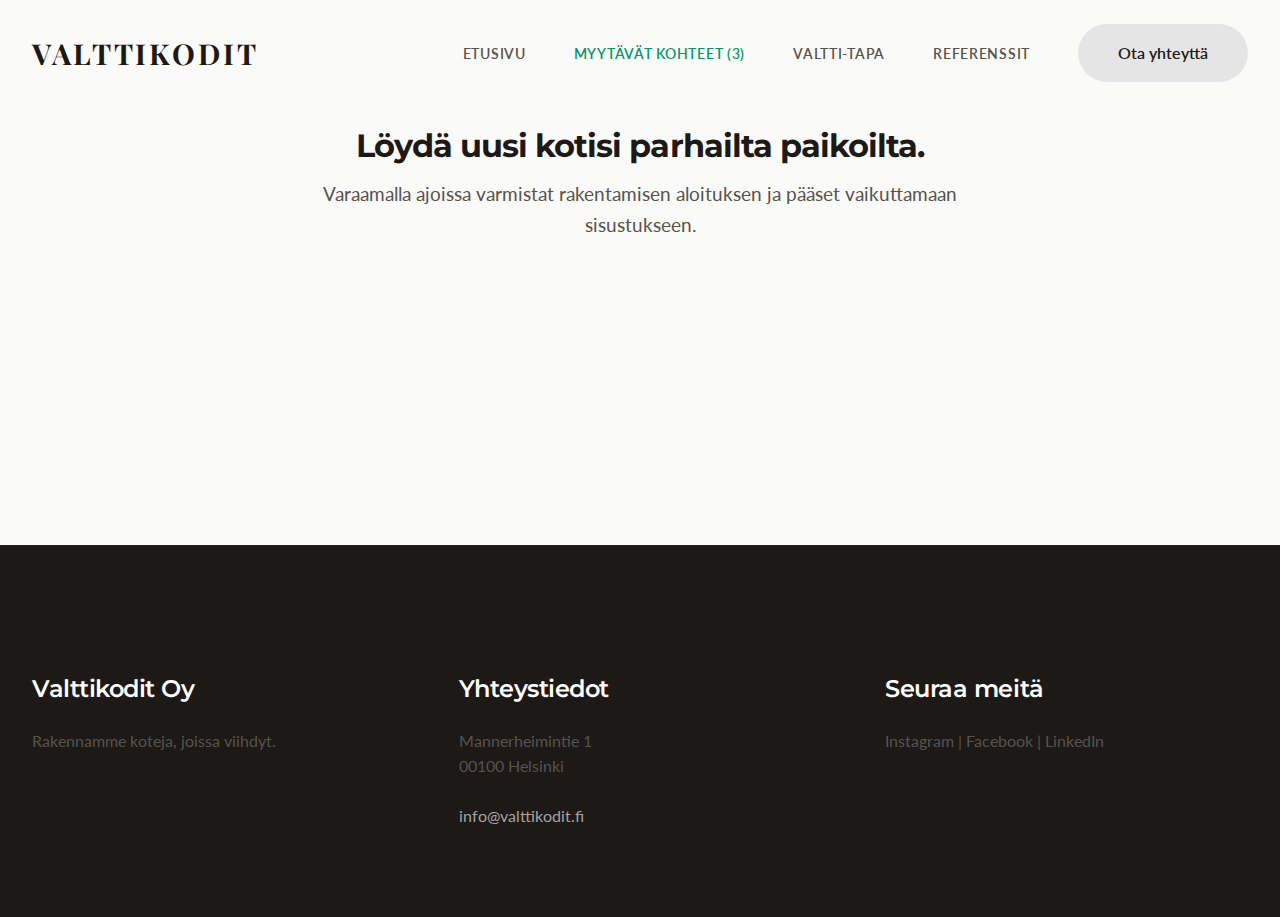
<file: projects.html>
<!DOCTYPE html>
<html lang="fi">

<head>
    <meta charset="UTF-8">
    <meta name="viewport" content="width=device-width, initial-scale=1.0">
    <title>Myytävät kohteet - Valttikodit</title>
    <link rel="stylesheet" href="styles.css">
    <link href="https://fonts.googleapis.com/icon?family=Material+Icons+Round" rel="stylesheet">
</head>

<body>

    <!-- Navigation -->
    <nav class="navbar">
        <div class="container nav-container">
            <a href="index.html" class="logo">Valttikodit</a>
            <button class="mobile-menu-btn" onclick="toggleMobileMenu()">
                <span class="material-icons-round">menu</span>
            </button>
            <ul class="nav-links">
                <li><a href="index.html" class="nav-link">Etusivu</a></li>
                <!-- <li><a href="collection.html" class="nav-link">Mallisto & Ideat</a></li> -->
                <li><a href="projects.html" class="nav-link active">Myytävät kohteet (3)</a></li>
                <li><a href="valtti_way.html" class="nav-link">Valtti-tapa</a></li>
                <li><a href="stories.html" class="nav-link">Referenssit</a></li>
                <li><a href="contact.html" class="btn btn-secondary">Ota yhteyttä</a></li>
            </ul>
        </div>
    </nav>

    <!-- Header -->
    <div class="section" style="padding-top: 8rem; padding-bottom: 2rem;">
        <div class="container text-center">
            <h1>Löydä uusi kotisi parhailta paikoilta.</h1>
            <p style="font-size: 1.2rem; max-width: 700px; margin: 0 auto;">Varaamalla ajoissa varmistat rakentamisen
                aloituksen ja pääset vaikuttamaan sisustukseen.</p>
        </div>
    </div>

    <!-- Project List -->
    <section class="section" style="padding-top: 0;">
        <div class="container">
            <div id="projects-grid" class="collection-grid">
                <!-- Projects rendered by script.js -->
            </div>
        </div>
    </section>

    <!-- Footer -->
    <footer class="footer">
        <div class="container footer-content">
            <div>
                <h3>Valttikodit Oy</h3>
                <p>Rakennamme koteja, joissa viihdyt.</p>
            </div>
            <div>
                <h3>Yhteystiedot</h3>
                <p>Mannerheimintie 1<br>00100 Helsinki</p>
                <p><a href="mailto:info@valttikodit.fi">info@valttikodit.fi</a></p>
            </div>
            <div>
                <h3>Seuraa meitä</h3>
                <p>Instagram | Facebook | LinkedIn</p>
            </div>
        </div>
    </footer>

</body>

</html>
</file>
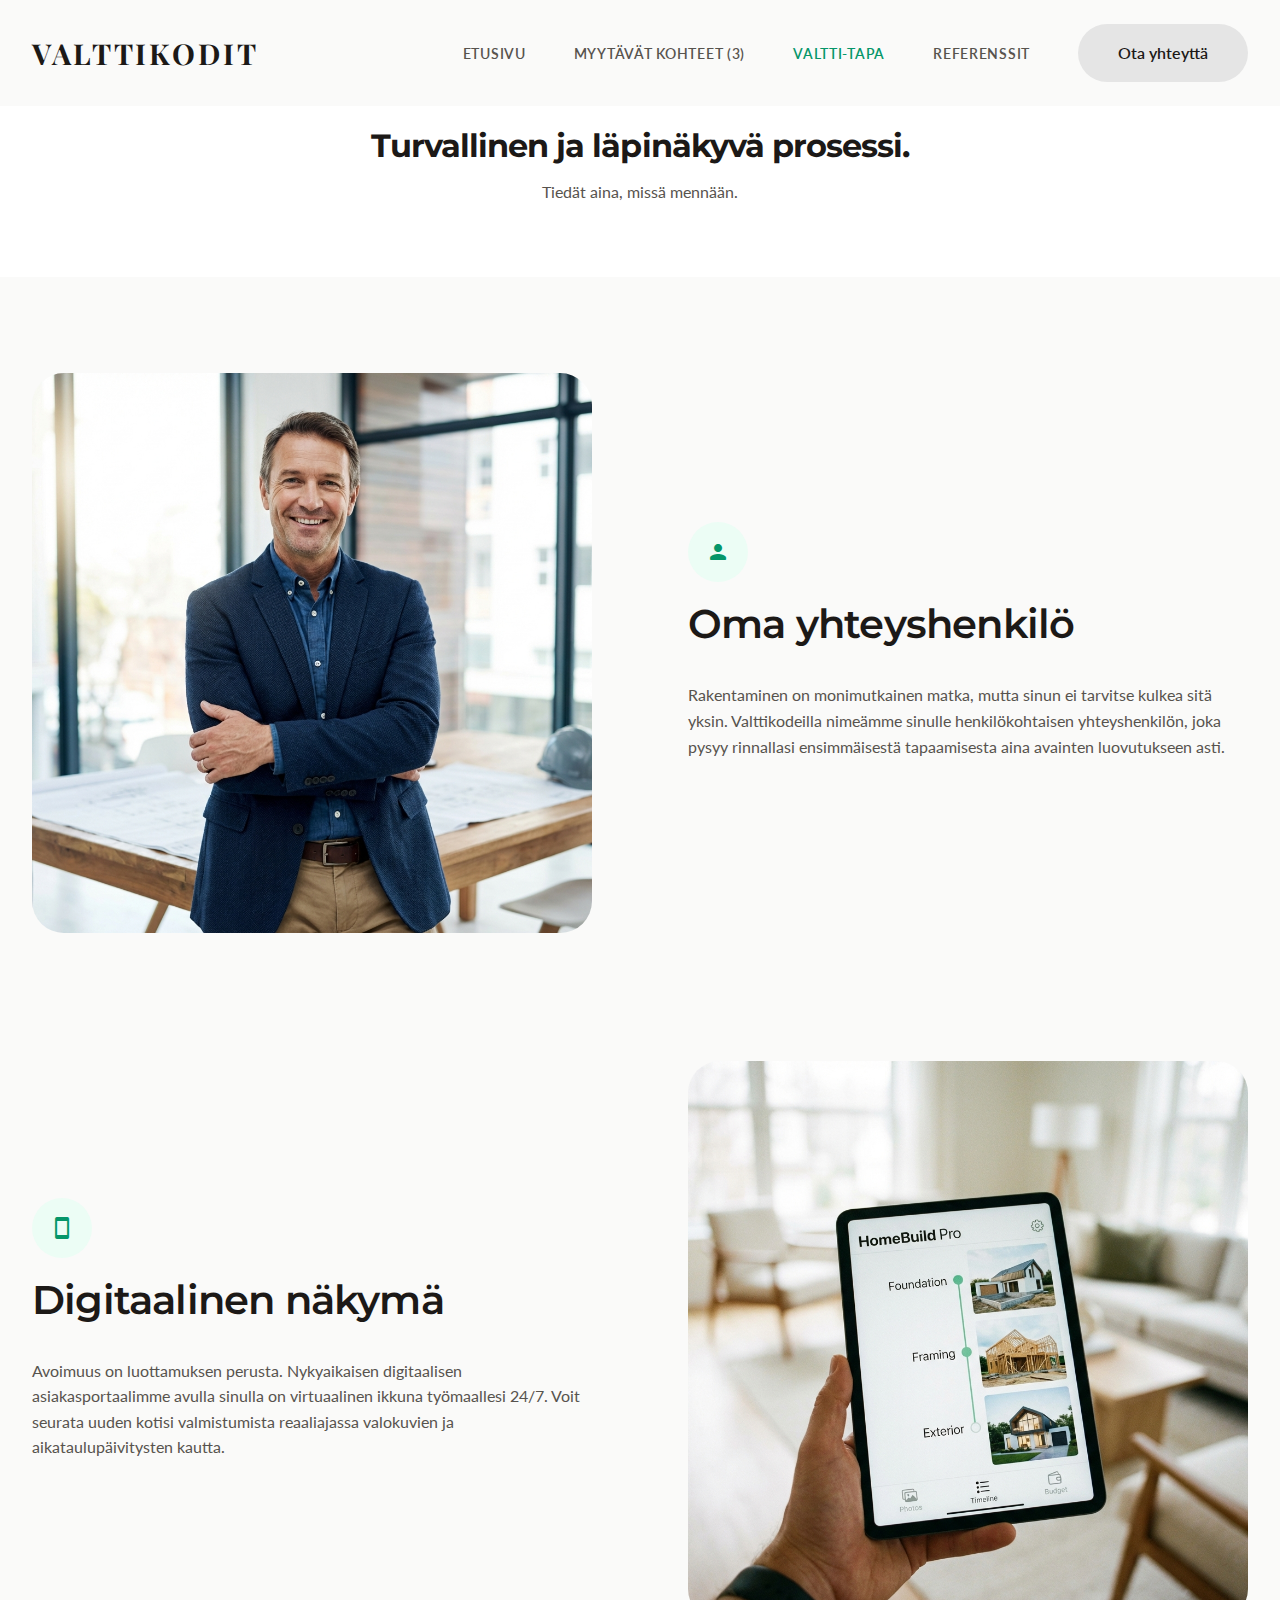
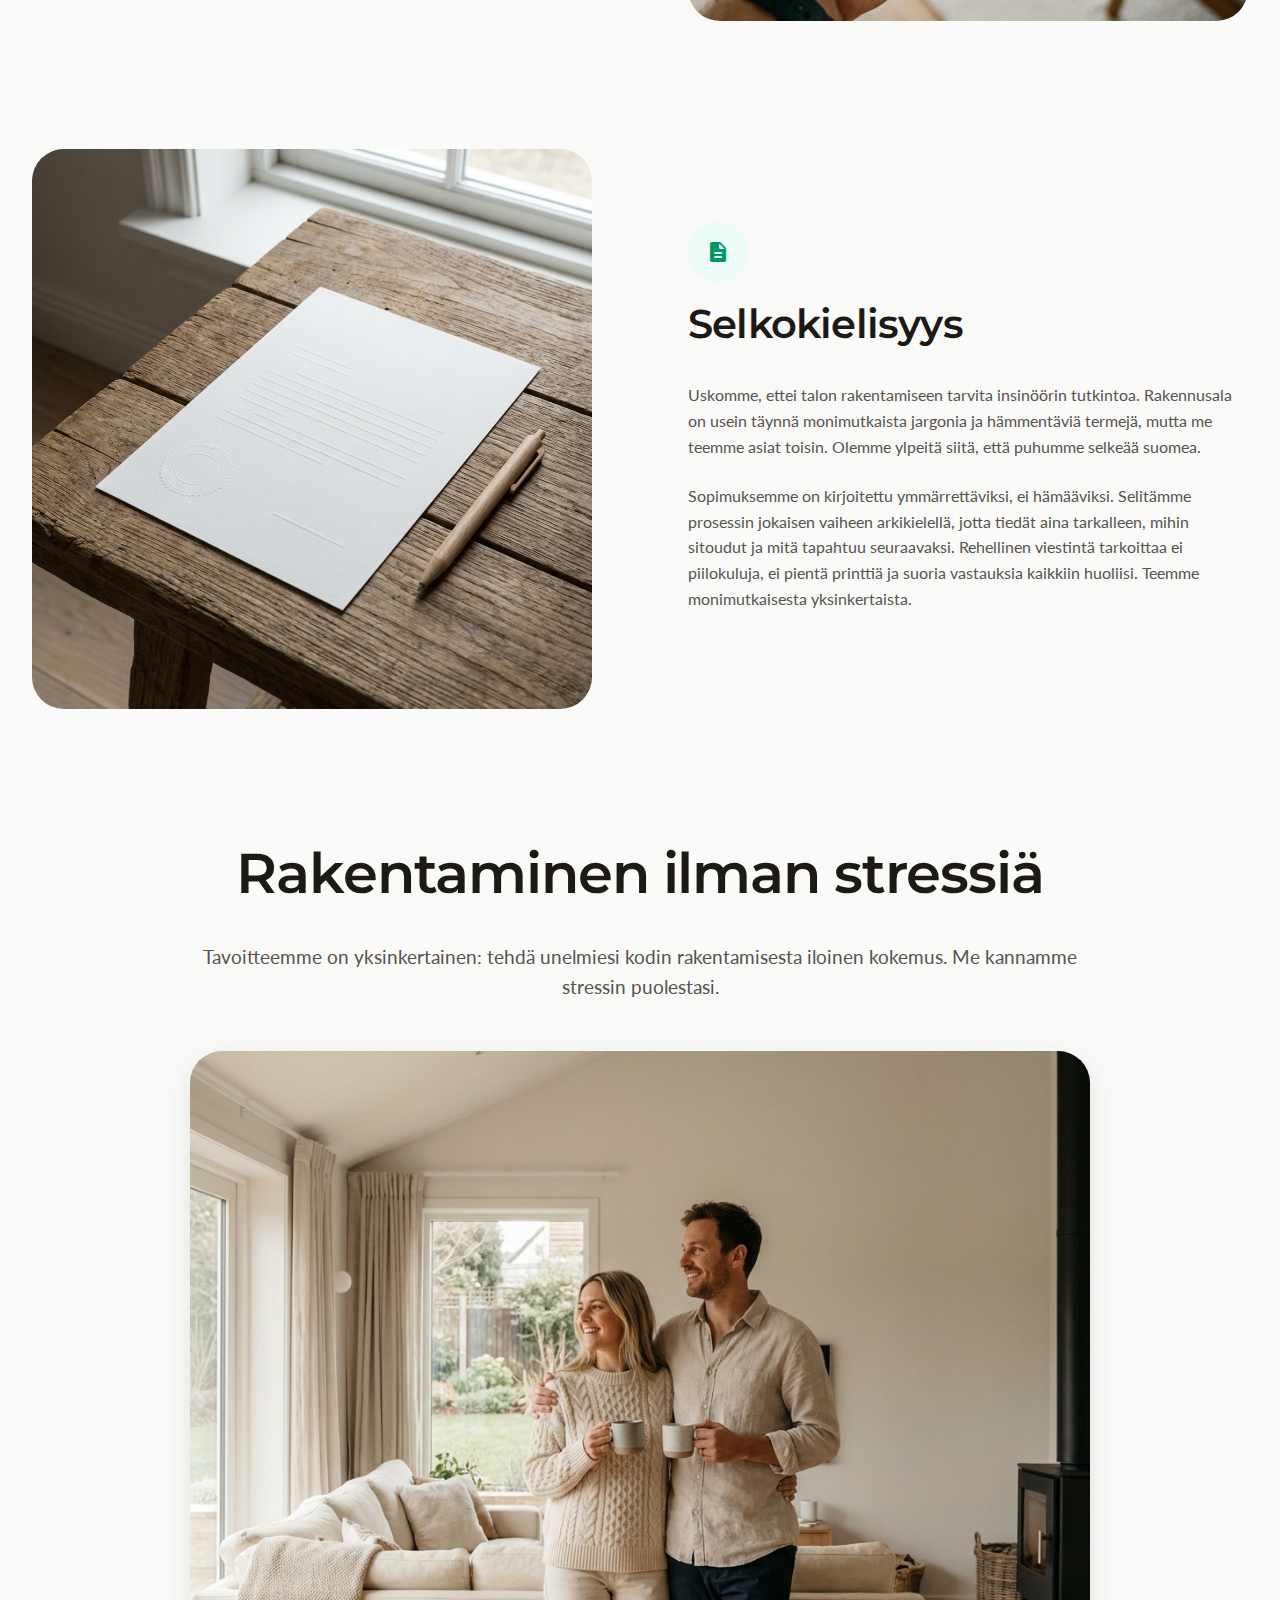
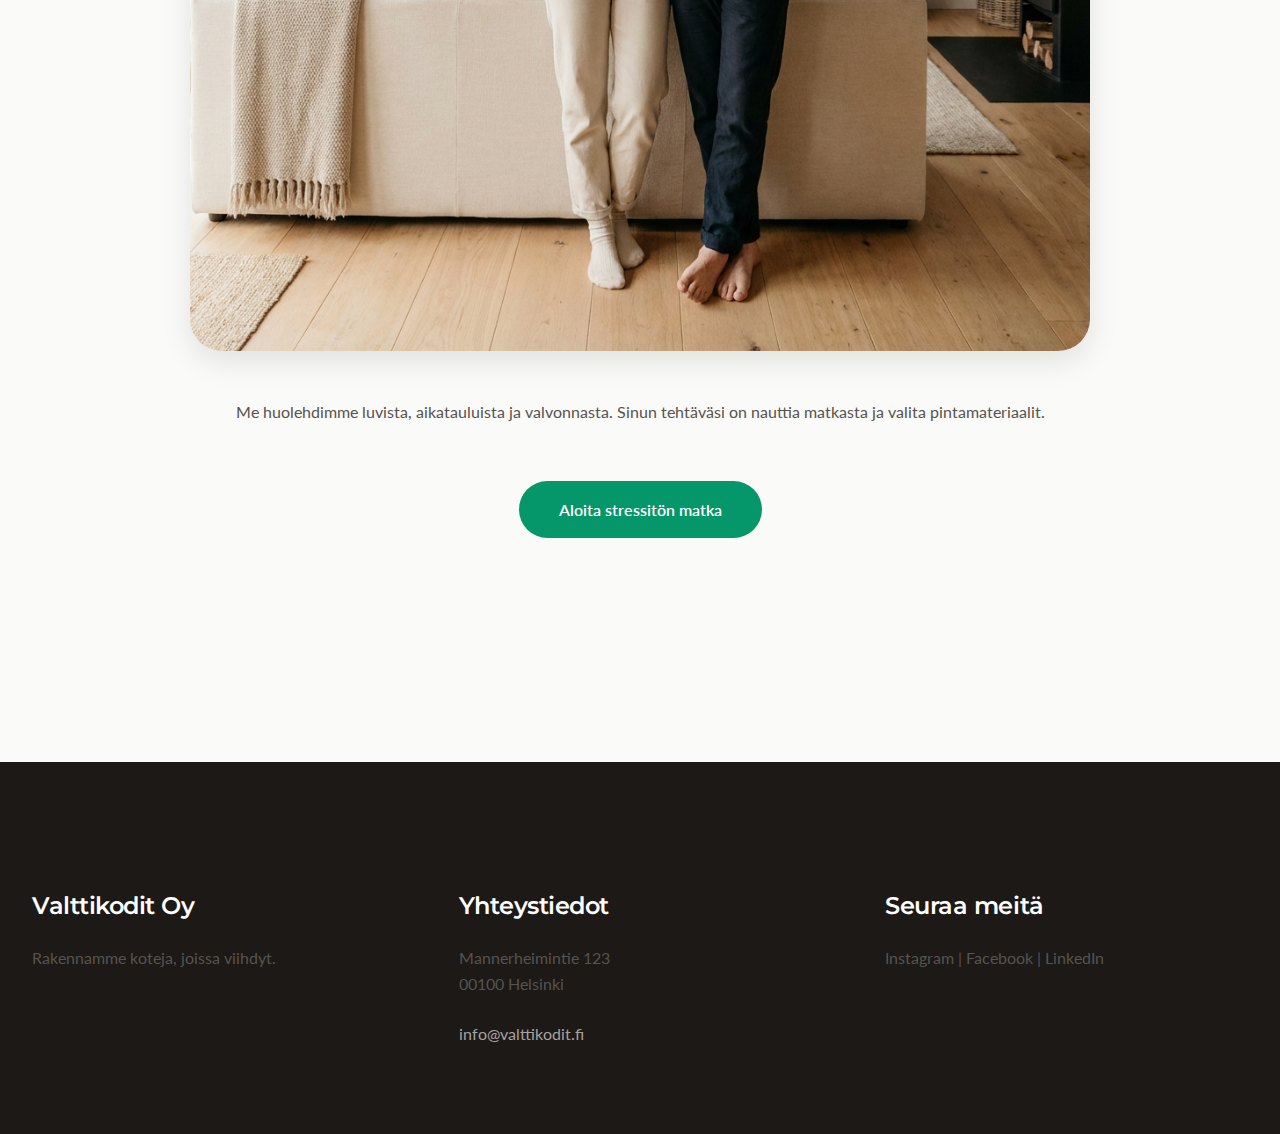
<file: valtti_way.html>
<!DOCTYPE html>
<html lang="fi">

<head>
    <meta charset="UTF-8">
    <meta name="viewport" content="width=device-width, initial-scale=1.0">
    <title>Valtti-tapa - Valttikodit</title>
    <link rel="stylesheet" href="styles.css">
    <link href="https://fonts.googleapis.com/icon?family=Material+Icons+Round" rel="stylesheet">
</head>

<body>

    <!-- Navigation -->
    <nav class="navbar">
        <div class="container nav-container">
            <a href="index.html" class="logo">Valttikodit</a>
            <button class="mobile-menu-btn" onclick="toggleMobileMenu()">
                <span class="material-icons-round">menu</span>
            </button>
            <ul class="nav-links">
                <li><a href="index.html" class="nav-link">Etusivu</a></li>
                <!-- <li><a href="collection.html" class="nav-link">Mallisto & Ideat</a></li> -->
                <li><a href="projects.html" class="nav-link">Myytävät kohteet (3)</a></li>
                <li><a href="valtti_way.html" class="nav-link active">Valtti-tapa</a></li>
                <li><a href="stories.html" class="nav-link">Referenssit</a></li>
                <li><a href="contact.html" class="btn btn-secondary">Ota yhteyttä</a></li>
            </ul>
        </div>
    </nav>

    <!-- Page Header (Removed extensive large text as requested) -->
    <div class="section" style="padding-top: 8rem; padding-bottom: 3rem; background-color: var(--color-bg-secondary);">
        <div class="container text-center">
            <h1>Turvallinen ja läpinäkyvä prosessi.</h1>
            <p>Tiedät aina, missä mennään.</p>
        </div>
    </div>

    <!-- Content Sections -->
    <section class="section">
        <div class="container">

            <!-- Contact Person -->
            <div class="split-section" style="margin-bottom: 8rem;">
                <div class="split-image">
                    <img src="valtti-contact.png" alt="Oma yhteyshenkilö">
                </div>
                <div class="split-content">
                    <div class="trust-icon" style="margin-bottom: 1rem;"><span
                            class="material-icons-round">person</span></div>
                    <h2 data-cms="valtti.process.contact.title">Oma yhteyshenkilö</h2>
                    <p data-cms="valtti.process.contact.text">Rakentaminen on monimutkainen matka, mutta sinun ei
                        tarvitse kulkea sitä yksin. Valttikodeilla
                        nimeämme sinulle henkilökohtaisen yhteyshenkilön, joka pysyy rinnallasi ensimmäisestä
                        tapaamisesta aina avainten luovutukseen asti.</p>
                </div>
            </div>

            <!-- Digital View -->
            <div class="split-section" style="margin-bottom: 8rem; direction: rtl;">
                <div class="split-image">
                    <img src="valtti-digital.png" alt="Digitaalinen näkymä">
                </div>
                <div class="split-content" style="direction: ltr;">
                    <div class="trust-icon" style="margin-bottom: 1rem;"><span
                            class="material-icons-round">stay_primary_portrait</span></div>
                    <h2 data-cms="valtti.process.digital.title">Digitaalinen näkymä</h2>
                    <p data-cms="valtti.process.digital.text">Avoimuus on luottamuksen perusta. Nykyaikaisen
                        digitaalisen asiakasportaalimme avulla sinulla on
                        virtuaalinen ikkuna työmaallesi 24/7. Voit seurata uuden kotisi valmistumista reaaliajassa
                        valokuvien ja aikataulupäivitysten kautta.</p>
                </div>
            </div>

            <!-- Plain Language -->
            <div class="split-section" style="margin-bottom: 8rem;">
                <div class="split-image">
                    <img src="valtti-clarity.png" alt="Selkokielisyys">
                </div>
                <div class="split-content">
                    <div class="trust-icon" style="margin-bottom: 1rem;"><span
                            class="material-icons-round">description</span></div>
                    <h2>Selkokielisyys</h2>
                    <p>Uskomme, ettei talon rakentamiseen tarvita insinöörin tutkintoa. Rakennusala on usein täynnä
                        monimutkaista jargonia ja hämmentäviä termejä, mutta me teemme asiat toisin. Olemme ylpeitä
                        siitä, että puhumme selkeää suomea.</p>
                    <p>Sopimuksemme on kirjoitettu ymmärrettäviksi, ei hämääviksi. Selitämme prosessin jokaisen vaiheen
                        arkikielellä, jotta tiedät aina tarkalleen, mihin sitoudut ja mitä tapahtuu seuraavaksi.
                        Rehellinen viestintä tarkoittaa ei piilokuluja, ei pientä printtiä ja suoria vastauksia kaikkiin
                        huoliisi. Teemme monimutkaisesta yksinkertaista.</p>
                </div>
            </div>

            <!-- Stress-free Construction -->
            <div class="text-center" style="max-width: 900px; margin: 0 auto;">
                <h2 style="font-size: 3.5rem; margin-bottom: 2rem;">Rakentaminen ilman stressiä</h2>
                <p style="font-size: 1.2rem; margin-bottom: 3rem;">Tavoitteemme on yksinkertainen: tehdä unelmiesi kodin
                    rakentamisesta iloinen kokemus. Me kannamme stressin puolestasi.</p>
                <img src="valtti-stressfree.png" alt="Happy couple in their new home"
                    style="border-radius: var(--radius-lg); width: 100%; margin-bottom: 3rem; box-shadow: 0 10px 30px rgba(0,0,0,0.1);">
                <p>Me huolehdimme luvista, aikatauluista ja valvonnasta. Sinun tehtäväsi on nauttia matkasta ja valita
                    pintamateriaalit.</p>
                <a href="contact.html" class="btn btn-accent" style="margin-top: 2rem;">Aloita stressitön matka</a>
            </div>

        </div>
    </section>

    <!-- Footer -->
    <footer class="footer">
        <div class="container footer-content">
            <div>
                <h3>Valttikodit Oy</h3>
                <p>Rakennamme koteja, joissa viihdyt.</p>
            </div>
            <div>
                <h3>Yhteystiedot</h3>
                <p>Mannerheimintie 123<br>00100 Helsinki</p>
                <p><a href="mailto:info@valttikodit.fi">info@valttikodit.fi</a></p>
            </div>
            <div>
                <h3>Seuraa meitä</h3>
                <p>Instagram | Facebook | LinkedIn</p>
            </div>
        </div>
    </footer>

</body>

</html>
</file>
<file: styles.css>
/* Google Fonts Import */
@import url('https://fonts.googleapis.com/css2?family=Lato:wght@300;400;700&family=Merriweather:wght@300;400;700&family=Montserrat:wght@300;400;500;600&family=Playfair+Display:ital,wght@0,400;0,600;0,700;1,400&display=swap');

:root {
    /* Colors */
    --color-bg-primary: #fafaf9;
    /* Stone-50 */
    /* Stone-50 */
    --color-bg-secondary: #ffffff;
    /* White cards */
    --color-text-primary: #1c1917;
    /* Stone-900 */
    --color-text-secondary: #57534e;
    /* Stone-600 */
    --color-accent-emerald: #059669;
    /* Emerald-600 */
    --color-accent-emerald-dark: #047857;
    --color-accent-amber: #d97706;
    --color-white: #ffffff;
    --color-footer-bg: #1c1917;
    /* Dark Stone/Black for footer */

    /* Typography */
    --font-serif: 'Playfair Display', serif;
    --font-sans: 'Lato', sans-serif;

    /* Spacing */
    --radius-lg: 2rem;
    /* More rounded as per design */
    --radius-md: 1rem;
    --radius-sm: 0.5rem;
    --radius-pill: 50px;

    /* Transitions */
    --transition-base: all 0.3s ease;
}

/* Reset & Base */
*,
*::before,
*::after {
    box-sizing: border-box;
    margin: 0;
    padding: 0;
}

body {
    font-family: var(--font-sans);
    background-color: var(--color-bg-primary);
    color: var(--color-text-primary);
    line-height: 1.6;
    overflow-x: hidden;
}

h2,
h3,
h4,
h5,
h6 {
    font-family: 'Montserrat', sans-serif;
    /* Changed to Sans-Serif for modern look */
    font-weight: 600;
    line-height: 1.3;
    margin-bottom: 1rem;
    color: var(--color-text-primary);
    letter-spacing: -0.02em;
}

h1 {
    font-family: 'Montserrat', sans-serif;
    font-weight: 700;
    line-height: 1.1;
    margin-bottom: 1rem;
    color: var(--color-text-primary);
    letter-spacing: -0.03em;
}

p {
    margin-bottom: 1.5rem;
    color: var(--color-text-secondary);
}

img {
    max-width: 100%;
    display: block;
    border-radius: var(--radius-md);
}

a {
    text-decoration: none;
    color: inherit;
}

/* Utility Classes */
.container {
    max-width: 1400px;
    margin: 0 auto;
    padding: 0 2rem;
}

.btn {
    display: inline-block;
    padding: 1rem 2.5rem;
    border-radius: var(--radius-pill);
    font-family: var(--font-sans);
    font-weight: 600;
    letter-spacing: 0;
    transition: var(--transition-base);
    cursor: pointer;
    border: none;
    font-size: 1rem;
}

.btn-primary {
    background-color: var(--color-white);
    color: var(--color-text-primary);
    box-shadow: 0 4px 15px rgba(0, 0, 0, 0.1);
}

.btn-primary:hover {
    transform: translateY(-2px);
    box-shadow: 0 6px 20px rgba(0, 0, 0, 0.15);
}

.btn-accent {
    background-color: var(--color-accent-emerald);
    color: var(--color-white);
}

.btn-accent:hover {
    background-color: var(--color-accent-emerald-dark);
}

.btn-secondary {
    background-color: #e5e5e5;
    color: var(--color-text-primary);
}

.btn-secondary:hover {
    background-color: #d4d4d4;
}

.section {
    padding: 6rem 0;
}

.text-center {
    text-align: center;
}

.hidden {
    display: none;
}

/* Navigation */
.mobile-menu-btn {
    display: none;
    /* Hidden by default */
    background: none;
    border: none;
    cursor: pointer;
    color: var(--color-text-primary);
    font-size: 2rem;
    transition: var(--transition-base);
}

.mobile-menu-btn:hover {
    color: var(--color-accent-emerald);
}

.navbar {
    position: fixed;
    top: 0;
    left: 0;
    width: 100%;
    background-color: var(--color-bg-primary);
    padding: 1.5rem 0;
    z-index: 1000;
}

.nav-container {
    display: flex;
    justify-content: space-between;
    align-items: center;
}

.logo {
    font-family: var(--font-serif);
    font-size: 1.8rem;
    font-weight: 700;
    color: var(--color-text-primary);
    letter-spacing: 0.1em;
    text-transform: uppercase;
}

.nav-links {
    display: flex;
    gap: 3rem;
    list-style: none;
    align-items: center;
}

.nav-link {
    font-family: var(--font-sans);
    font-weight: 600;
    font-size: 0.9rem;
    text-transform: uppercase;
    color: var(--color-text-secondary);
    transition: var(--transition-base);
    letter-spacing: 0.05em;
}

/* Carousel Styles */
.carousel-btn {
    position: absolute;
    top: 50%;
    transform: translateY(-50%);
    background: rgba(255, 255, 255, 0.9);
    border: none;
    width: 40px;
    height: 40px;
    border-radius: 50%;
    display: flex;
    align-items: center;
    justify-content: center;
    cursor: pointer;
    box-shadow: 0 2px 10px rgba(0, 0, 0, 0.1);
    transition: var(--transition-base);
    color: var(--color-text-primary);
}

.carousel-btn:hover {
    background: var(--color-white);
    transform: translateY(-50%) scale(1.1);
}

.prev-btn {
    left: 1rem;
}

.next-btn {
    right: 1rem;
}

/* Specs Table */
.specs-table {
    width: 100%;
    border-collapse: collapse;
    background-color: var(--color-white);
    border-radius: var(--radius-sm);
    overflow: hidden;
    box-shadow: 0 2px 15px rgba(0, 0, 0, 0.03);
}

.specs-table th {
    background-color: var(--color-accent-secondary);
    text-align: left;
    padding: 1rem 1.5rem;
    border-bottom: 2px solid #e5e5e5;
    font-family: var(--font-serif);
    font-size: 1.1rem;
}

.specs-table td {
    padding: 1rem 1.5rem;
    border-bottom: 1px solid #f0f0f0;
    color: var(--color-text-secondary);
}

.specs-table tr:last-child td {
    border-bottom: none;
}

.specs-table tr:nth-child(even) {
    background-color: #fafafa;
}

.spec-value {
    color: var(--color-text-secondary);
}

.nav-link:hover,
.nav-link.active {
    color: var(--color-accent-emerald);
}

/* Hero Section */
.hero {
    height: 90vh;
    display: flex;
    align-items: center;
    justify-content: center;
    position: relative;
    overflow: hidden;
    color: var(--color-white);
    text-align: center;
    margin: 1rem;
    border-radius: var(--radius-lg);
}

.hero-bg {
    position: absolute;
    top: 0;
    left: 0;
    width: 100%;
    height: 100%;
    object-fit: cover;
    z-index: -2;
}

.hero-overlay {
    position: absolute;
    top: 0;
    left: 0;
    width: 100%;
    height: 100%;
    /* Darker gradient for better text readability */
    background: linear-gradient(to top, rgba(0, 0, 0, 0.6), rgba(0, 0, 0, 0.3));
    z-index: -1;
}

.hero-content {
    position: relative;
    z-index: 1;
    max-width: 900px;
}

.hero-content h1 {
    font-size: 4rem;
    font-weight: 400;
    margin-bottom: 2rem;
    color: var(--color-white);
    line-height: 1.1;
    text-shadow: 0 2px 10px rgba(0, 0, 0, 0.1);
}

.hero-content p {
    font-size: 1.25rem;
    margin-bottom: 4rem;
    color: rgba(255, 255, 255, 1);
    font-weight: 500;
    text-shadow: 0 1px 4px rgba(0, 0, 0, 0.5);
}

/* Split Section */
.split-section {
    display: grid;
    grid-template-columns: 1fr 1fr;
    gap: 6rem;
    align-items: center;
}

.split-image img {
    border-radius: var(--radius-lg);
    width: 100%;
    height: 100%;
    object-fit: cover;
}

.split-content h2 {
    font-size: 2.5rem;
    margin-bottom: 2rem;
}

.intro-tag {
    color: var(--color-accent-emerald);
    font-weight: 700;
    text-transform: uppercase;
    letter-spacing: 0.1em;
    font-size: 0.8rem;
    display: block;
    margin-bottom: 1rem;
    border-bottom: 2px solid var(--color-accent-emerald);
    display: inline-block;
    padding-bottom: 0.2rem;
}

.quote-box {
    margin-top: 3rem;
    padding: 2rem;
    background: var(--color-white);
    border-radius: var(--radius-md);
    box-shadow: 0 10px 30px rgba(0, 0, 0, 0.05);
    border-left: 4px solid var(--color-accent-emerald);
    font-style: italic;
    font-family: var(--font-serif);
    font-size: 1.2rem;
    color: var(--color-text-secondary);
}

/* Trust Card Grid */
.trust-grid {
    display: grid;
    grid-template-columns: repeat(3, 1fr);
    gap: 2rem;
    margin-top: 4rem;
}

.trust-item {
    text-align: left;
    padding: 3rem;
    background-color: var(--color-white);
    border-radius: var(--radius-lg);
    box-shadow: 0 5px 20px rgba(0, 0, 0, 0.03);
    transition: var(--transition-base);
}

.trust-item:hover {
    transform: translateY(-5px);
    box-shadow: 0 15px 30px rgba(0, 0, 0, 0.08);
}

.trust-icon {
    font-size: 2.5rem;
    margin-bottom: 1.5rem;
    color: var(--color-accent-emerald);
    background: #ecfdf5;
    /* Light Emerald */
    width: 60px;
    height: 60px;
    display: flex;
    align-items: center;
    justify-content: center;
    border-radius: 50%;
    border-radius: 50%;
}

/* Collection Grid */
.collection-grid {
    display: grid;
    grid-template-columns: repeat(auto-fit, minmax(280px, 1fr));
    gap: 2rem;
    margin-top: 3rem;
}

.collection-card {
    background-color: transparent;
    /* Changed to match clean look or keep white */
    border-radius: var(--radius-lg);
    overflow: hidden;
    transition: var(--transition-base);
    height: 100%;
    display: flex;
    flex-direction: column;
}

.collection-card:hover {
    transform: translateY(-8px);
}

.collection-image {
    height: 300px;
    width: 100%;
    object-fit: cover;
    border-radius: var(--radius-lg);
    margin-bottom: 2rem;
    box-shadow: 0 10px 30px rgba(0, 0, 0, 0.05);
}

.collection-content {
    flex-grow: 1;
    display: flex;
    flex-direction: column;
}

.collection-title {
    font-family: var(--font-serif);
    font-size: 2rem;
    margin-bottom: 0.5rem;
    color: var(--color-text-primary);
}

.collection-meta {
    font-size: 0.9rem;
    color: var(--color-accent-emerald);
    font-weight: 700;
    text-transform: uppercase;
    margin-bottom: 0.5rem;
    letter-spacing: 1px;
}

.collection-desc {
    color: var(--color-text-secondary);
    margin-bottom: 2rem;
    flex-grow: 1;
    font-size: 1rem;
    line-height: 1.6;
}

.btn-card {
    display: inline-block;
    padding: 1rem 2rem;
    background-color: #e5e5e5;
    color: var(--color-text-primary);
    border-radius: var(--radius-pill);
    font-weight: 600;
    text-align: center;
    border: none;
    transition: var(--transition-base);
    align-self: start;
}

.btn-card:hover {
    background-color: #d4d4d4;
}

/* Footer */
.footer {
    background-color: var(--color-footer-bg);
    color: var(--color-white);
    padding: 8rem 0 4rem;
    margin-top: 8rem;
}

.footer-content {
    display: grid;
    grid-template-columns: repeat(auto-fit, minmax(250px, 1fr));
    gap: 4rem;
}

.footer h3 {
    color: var(--color-white);
    margin-bottom: 1.5rem;
    font-size: 1.5rem;
}

.footer a {
    color: #a8a29e;
    transition: var(--transition-base);
}

.footer a:hover {
    color: var(--color-accent-emerald);
}

/* Responsive */
@media (max-width: 768px) {
    .container {
        padding: 0 1.5rem;
    }

    .hero-content h1 {
        font-size: 2.5rem;
    }

    .hero-content p {
        font-size: 1rem;
        margin-bottom: 2rem;
    }

    .split-section {
        grid-template-columns: 1fr;
        gap: 3rem;
    }

    .section {
        padding: 4rem 0;
    }

    .trust-grid {
        grid-template-columns: 1fr;
        gap: 1.5rem;
    }

    .trust-item {
        padding: 2rem;
    }

    /* Mobile Navigation */
    .mobile-menu-btn {
        display: block;
        /* Visible on mobile */
    }

    .nav-links {
        display: none;
        position: absolute;
        top: 100%;
        left: 0;
        width: 100%;
        background-color: var(--color-bg-primary);
        flex-direction: column;
        padding: 2rem;
        box-shadow: 0 10px 30px rgba(0, 0, 0, 0.1);
        gap: 1.5rem;
        border-bottom: 2px solid #e7e5e4;
    }

    .nav-links.active {
        display: flex;
    }

    .hero {
        height: 70vh;
        margin: 0;
        border-radius: 0;
    }
}

/* Pre-marketing & Sales Structure Styles */

/* Status Badges */
.status-badge {
    display: inline-block;
    padding: 0.25rem 0.75rem;
    border-radius: var(--radius-pill);
    font-size: 0.8rem;
    font-weight: 700;
    text-transform: uppercase;
    letter-spacing: 0.05em;
    margin-bottom: 1rem;
}

.status-badge.marketing {
    background-color: #fef3c7;
    /* Amber-100 */
    color: #92400e;
    /* Amber-800 */
}

.status-badge.construction {
    background-color: #d1fae5;
    /* Emerald-100 */
    color: #065f46;
    /* Emerald-800 */
}

/* Progress Meter */
.progress-container {
    margin-top: 1.5rem;
    margin-bottom: 1.5rem;
}

.progress-label {
    display: flex;
    justify-content: space-between;
    font-size: 0.9rem;
    color: var(--color-text-secondary);
    margin-bottom: 0.5rem;
    font-weight: 600;
}

.progress-bar {
    height: 12px;
    background-color: #e7e5e4;
    /* Stone-200 */
    border-radius: var(--radius-pill);
    overflow: hidden;
}

.progress-fill {
    height: 100%;
    background-color: var(--color-accent-emerald);
    border-radius: var(--radius-pill);
    transition: width 1s ease-out;
}

/* Project Card Specifics */
.project-card {
    background-color: var(--color-white);
    border-radius: var(--radius-lg);
    overflow: hidden;
    transition: var(--transition-base);
    box-shadow: 0 5px 20px rgba(0, 0, 0, 0.03);
    height: 100%;
    display: flex;
    flex-direction: column;
}

.project-card:hover {
    transform: translateY(-5px);
    box-shadow: 0 15px 30px rgba(0, 0, 0, 0.08);
}

.project-image {
    height: 250px;
    width: 100%;
    object-fit: cover;
}

.project-content {
    padding: 2rem;
    flex-grow: 1;
    display: flex;
    flex-direction: column;
}

/* Timeline Component */
.timeline-container {
    margin: 4rem 0;
    padding: 2rem 0;
    position: relative;
}

.timeline-steps {
    display: flex;
    justify-content: space-between;
    position: relative;
    z-index: 1;
}

.timeline-line {
    position: absolute;
    top: 25px;
    left: 0;
    width: 100%;
    height: 4px;
    background-color: #e7e5e4;
    z-index: 0;
}

.timeline-step {
    text-align: center;
    background-color: var(--color-bg-primary);
    /* Mask the line behind */
    padding: 0 1rem;
    display: flex;
    flex-direction: column;
    align-items: center;
    width: 25%;
}

.step-circle {
    width: 50px;
    height: 50px;
    border-radius: 50%;
    background-color: #e7e5e4;
    display: flex;
    align-items: center;
    justify-content: center;
    font-weight: 700;
    color: var(--color-text-secondary);
    margin-bottom: 1rem;
    border: 4px solid var(--color-bg-primary);
}

.timeline-step.completed .step-circle {
    background-color: var(--color-accent-emerald);
    color: var(--color-white);
}

.timeline-step.active .step-circle {
    background-color: #fef3c7;
    /* Amber-100 */
    border-color: var(--color-accent-amber);
    color: var(--color-accent-amber);
}

.step-label {
    font-weight: 600;
    font-size: 0.9rem;
    color: var(--color-text-primary);
}

/* Apartment Table */
.apartment-table {
    width: 100%;
    border-collapse: collapse;
    background-color: var(--color-white);
    border-radius: var(--radius-md);
    overflow: hidden;
    box-shadow: 0 2px 10px rgba(0, 0, 0, 0.03);
    margin-top: 2rem;
}

.apartment-table th {
    background-color: #f5f5f4;
    /* Stone-100 */
    padding: 1rem;
    text-align: left;
    font-weight: 600;
    color: var(--color-text-primary);
}

.apartment-table td {
    padding: 1rem;
    border-bottom: 1px solid #f5f5f4;
    color: var(--color-text-secondary);
}

.status-free {
    color: var(--color-accent-emerald);
    font-weight: 700;
}

.status-reserved {
    color: var(--color-accent-amber);
    font-weight: 600;
}

.status-sold {
    color: #a8a29e;
    /* Stone-400 */
    text-decoration: line-through;
}

/* Cross-Link Box */
.cross-link-box {
    margin-top: auto;
    background-color: #ecfdf5;
    /* Emerald-50 */
    border-radius: var(--radius-md);
    padding: 1.5rem;
    margin-bottom: 1.5rem;
    border: 1px solid #d1fae5;
}

.cross-link-box p {
    margin-bottom: 0.5rem;
    font-size: 0.9rem;
    color: var(--color-accent-emerald-dark);
}

.cross-link-box strong {
    color: var(--color-accent-emerald-dark);
}
</file>
